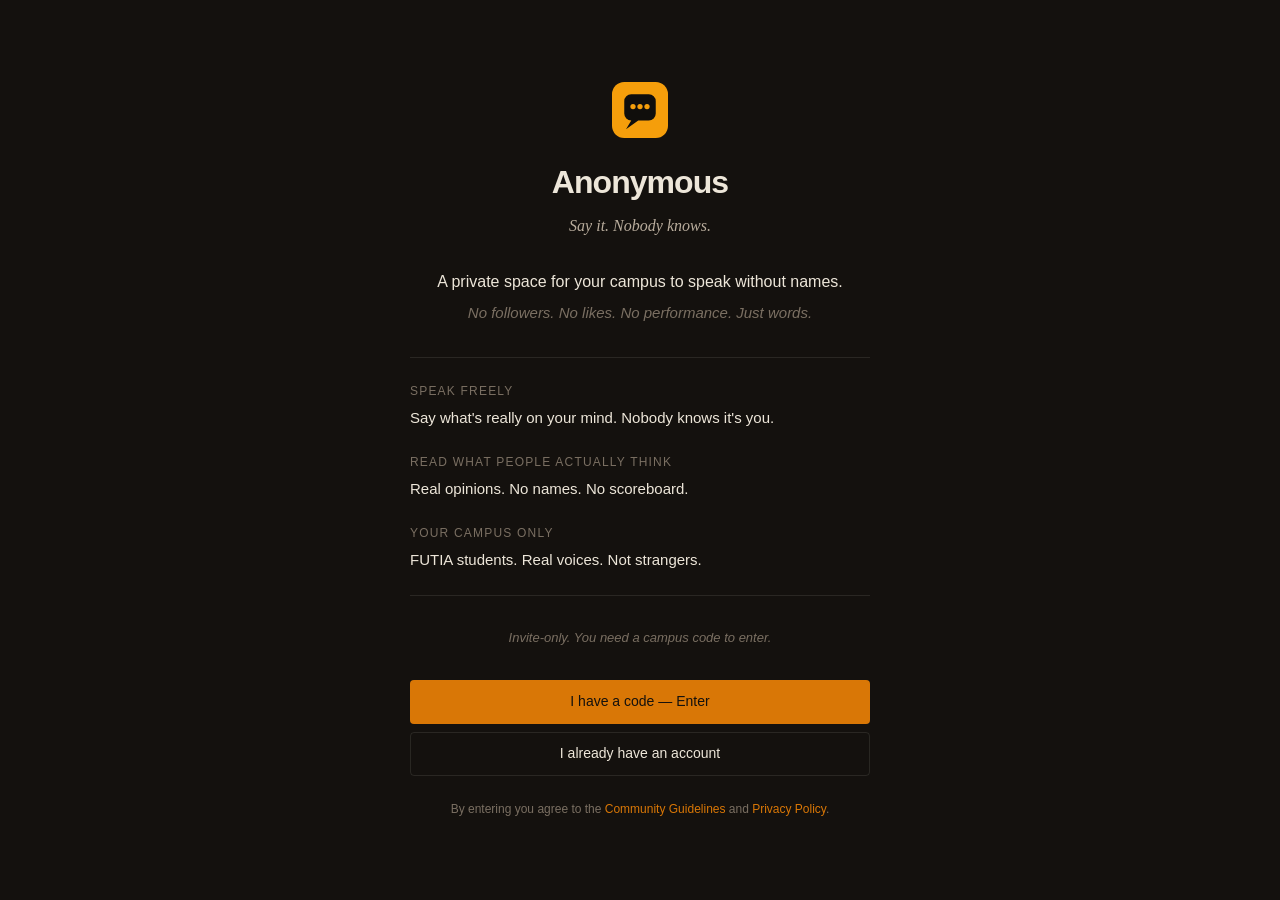
<file: index.html>
<!doctype html>
<html lang="en">
<head>
  <meta charset="utf-8">
  <meta name="viewport" content="width=device-width, initial-scale=1, viewport-fit=cover">
  <meta name="theme-color" content="#100E0C">
  <meta name="color-scheme" content="dark">
  <meta name="robots" content="noindex, nofollow">
  <title>Anonymous — Say it. Nobody knows.</title>
  <meta name="description" content="Your campus. No names.">
  <meta property="og:title" content="Anonymous">
  <meta property="og:description" content="Say it. Nobody knows.">
  <meta property="og:type" content="website">
  <meta name="twitter:card" content="summary">
  <link rel="icon" href="/favicon.svg" type="image/svg+xml">
  <link rel="apple-touch-icon" href="/apple-touch-icon.png">
  <link rel="manifest" href="/manifest.webmanifest">
  <link rel="stylesheet" href="/css/style.css">
</head>
<body>

<svg xmlns="http://www.w3.org/2000/svg" style="display:none" aria-hidden="true">
  <symbol id="i-home" viewBox="0 0 24 24" fill="none" stroke="currentColor" stroke-width="2" stroke-linecap="round" stroke-linejoin="round"><path d="m3 9 9-7 9 7v11a2 2 0 0 1-2 2H5a2 2 0 0 1-2-2z"/><polyline points="9 22 9 12 15 12 15 22"/></symbol>
  <symbol id="i-bell" viewBox="0 0 24 24" fill="none" stroke="currentColor" stroke-width="2" stroke-linecap="round" stroke-linejoin="round"><path d="M6 8a6 6 0 0 1 12 0c0 7 3 9 3 9H3s3-2 3-9"/><path d="M10.3 21a1.94 1.94 0 0 0 3.4 0"/></symbol>
  <symbol id="i-plus" viewBox="0 0 24 24" fill="none" stroke="currentColor" stroke-width="2" stroke-linecap="round" stroke-linejoin="round"><path d="M5 12h14"/><path d="M12 5v14"/></symbol>
  <symbol id="i-compass" viewBox="0 0 24 24" fill="none" stroke="currentColor" stroke-width="2" stroke-linecap="round" stroke-linejoin="round"><circle cx="12" cy="12" r="10"/><polygon points="16.24 7.76 14.12 14.12 7.76 16.24 9.88 9.88 16.24 7.76"/></symbol>
  <symbol id="i-user" viewBox="0 0 24 24" fill="none" stroke="currentColor" stroke-width="2" stroke-linecap="round" stroke-linejoin="round"><path d="M19 21v-2a4 4 0 0 0-4-4H9a4 4 0 0 0-4 4v2"/><circle cx="12" cy="7" r="4"/></symbol>
  <symbol id="i-heart" viewBox="0 0 24 24" fill="none" stroke="currentColor" stroke-width="2" stroke-linecap="round" stroke-linejoin="round"><path d="M19 14c1.49-1.46 3-3.21 3-5.5A5.5 5.5 0 0 0 16.5 3c-1.76 0-3 .5-4.5 2-1.5-1.5-2.74-2-4.5-2A5.5 5.5 0 0 0 2 8.5c0 2.3 1.5 4.05 3 5.5l7 7Z"/></symbol>
  <symbol id="i-message" viewBox="0 0 24 24" fill="none" stroke="currentColor" stroke-width="2" stroke-linecap="round" stroke-linejoin="round"><path d="M7.9 20A9 9 0 1 0 4 16.1L2 22Z"/></symbol>
  <symbol id="i-share" viewBox="0 0 24 24" fill="none" stroke="currentColor" stroke-width="2" stroke-linecap="round" stroke-linejoin="round"><circle cx="18" cy="5" r="3"/><circle cx="6" cy="12" r="3"/><circle cx="18" cy="19" r="3"/><line x1="8.59" x2="15.42" y1="13.51" y2="17.49"/><line x1="15.41" x2="8.59" y1="6.51" y2="10.49"/></symbol>
  <symbol id="i-more" viewBox="0 0 24 24" fill="none" stroke="currentColor" stroke-width="2" stroke-linecap="round" stroke-linejoin="round"><circle cx="12" cy="12" r="1"/><circle cx="19" cy="12" r="1"/><circle cx="5" cy="12" r="1"/></symbol>
  <symbol id="i-x" viewBox="0 0 24 24" fill="none" stroke="currentColor" stroke-width="2" stroke-linecap="round" stroke-linejoin="round"><path d="M18 6 6 18"/><path d="m6 6 12 12"/></symbol>
  <symbol id="i-eye" viewBox="0 0 24 24" fill="none" stroke="currentColor" stroke-width="2" stroke-linecap="round" stroke-linejoin="round"><path d="M2.06 12.35a1 1 0 0 1 0-.7 10.75 10.75 0 0 1 19.88 0 1 1 0 0 1 0 .7 10.75 10.75 0 0 1-19.88 0"/><circle cx="12" cy="12" r="3"/></symbol>
  <symbol id="i-eye-off" viewBox="0 0 24 24" fill="none" stroke="currentColor" stroke-width="2" stroke-linecap="round" stroke-linejoin="round"><path d="M10.73 5.08a10.74 10.74 0 0 1 11.21 6.57 1 1 0 0 1 0 .7 10.75 10.75 0 0 1-1.45 2.49"/><path d="M14.08 14.16a3 3 0 0 1-4.24-4.24"/><path d="M17.48 17.5a10.75 10.75 0 0 1-15.42-5.15 1 1 0 0 1 0-.7 10.75 10.75 0 0 1 4.45-5.14"/><path d="m2 2 20 20"/></symbol>
  <symbol id="i-refresh" viewBox="0 0 24 24" fill="none" stroke="currentColor" stroke-width="2" stroke-linecap="round" stroke-linejoin="round"><path d="M3 12a9 9 0 0 1 9-9 9.75 9.75 0 0 1 6.74 2.74L21 8"/><path d="M21 3v5h-5"/><path d="M21 12a9 9 0 0 1-9 9 9.75 9.75 0 0 1-6.74-2.74L3 16"/><path d="M8 16H3v5"/></symbol>
  <symbol id="i-chevron-right" viewBox="0 0 24 24" fill="none" stroke="currentColor" stroke-width="2" stroke-linecap="round" stroke-linejoin="round"><path d="m9 18 6-6-6-6"/></symbol>
  <symbol id="i-chevron-down" viewBox="0 0 24 24" fill="none" stroke="currentColor" stroke-width="2" stroke-linecap="round" stroke-linejoin="round"><path d="m6 9 6 6 6-6"/></symbol>
  <symbol id="i-alert" viewBox="0 0 24 24" fill="none" stroke="currentColor" stroke-width="2" stroke-linecap="round" stroke-linejoin="round"><path d="m21.73 18-8-14a2 2 0 0 0-3.48 0l-8 14A2 2 0 0 0 4 21h16a2 2 0 0 0 1.73-3"/><path d="M12 9v4"/><path d="M12 17h.01"/></symbol>
  <symbol id="i-arrow-left" viewBox="0 0 24 24" fill="none" stroke="currentColor" stroke-width="2" stroke-linecap="round" stroke-linejoin="round"><path d="m12 19-7-7 7-7"/><path d="M19 12H5"/></symbol>
  <symbol id="i-arrow-up" viewBox="0 0 24 24" fill="none" stroke="currentColor" stroke-width="2" stroke-linecap="round" stroke-linejoin="round"><path d="m5 12 7-7 7 7"/><path d="M12 19V5"/></symbol>
  <symbol id="i-check" viewBox="0 0 24 24" fill="none" stroke="currentColor" stroke-width="2" stroke-linecap="round" stroke-linejoin="round"><path d="M20 6 9 17l-5-5"/></symbol>
  <symbol id="i-logout" viewBox="0 0 24 24" fill="none" stroke="currentColor" stroke-width="2" stroke-linecap="round" stroke-linejoin="round"><path d="M9 21H5a2 2 0 0 1-2-2V5a2 2 0 0 1 2-2h4"/><polyline points="16 17 21 12 16 7"/><line x1="21" x2="9" y1="12" y2="12"/></symbol>
  <symbol id="i-trash" viewBox="0 0 24 24" fill="none" stroke="currentColor" stroke-width="2" stroke-linecap="round" stroke-linejoin="round"><path d="M3 6h18"/><path d="M19 6v14c0 1-1 2-2 2H7c-1 0-2-1-2-2V6"/><path d="M8 6V4c0-1 1-2 2-2h4c1 0 2 1 2 2v2"/></symbol>
  <symbol id="i-flag" viewBox="0 0 24 24" fill="none" stroke="currentColor" stroke-width="2" stroke-linecap="round" stroke-linejoin="round"><path d="M4 15s1-1 4-1 5 2 8 2 4-1 4-1V3s-1 1-4 1-5-2-8-2-4 1-4 1z"/><line x1="4" x2="4" y1="22" y2="15"/></symbol>
  <symbol id="i-megaphone" viewBox="0 0 24 24" fill="none" stroke="currentColor" stroke-width="2" stroke-linecap="round" stroke-linejoin="round"><path d="m3 11 18-5v12L3 14v-3z"/><path d="M11.6 16.8a3 3 0 1 1-5.8-1.6"/></symbol>
  <symbol id="i-flame" viewBox="0 0 24 24" fill="none" stroke="currentColor" stroke-width="2" stroke-linecap="round" stroke-linejoin="round"><path d="M8.5 14.5A2.5 2.5 0 0 0 11 12c0-1.38-.5-2-1-3-1.072-2.143-.224-4.054 2-6 .5 2.5 2 4.9 4 6.5 2 1.6 3 3.5 3 5.5a7 7 0 1 1-14 0c0-1.153.433-2.294 1-3a2.5 2.5 0 0 0 2.5 2.5z"/></symbol>
  <symbol id="i-whatsapp" viewBox="0 0 24 24" fill="currentColor"><path d="M17.472 14.382c-.297-.149-1.758-.867-2.03-.967-.273-.099-.471-.148-.67.15-.197.297-.767.966-.94 1.164-.173.199-.347.223-.644.075-.297-.15-1.255-.463-2.39-1.475-.883-.788-1.48-1.761-1.653-2.059-.173-.297-.018-.458.13-.606.134-.133.298-.347.446-.52.149-.174.198-.298.298-.497.099-.198.05-.371-.025-.52-.075-.149-.669-1.612-.916-2.207-.242-.579-.487-.5-.669-.51-.173-.008-.371-.01-.57-.01-.198 0-.52.074-.792.372-.272.297-1.04 1.016-1.04 2.479 0 1.462 1.065 2.875 1.213 3.074.149.198 2.096 3.2 5.077 4.487.71.306 1.261.489 1.693.626.712.226 1.36.194 1.872.118.571-.085 1.758-.719 2.006-1.413.248-.694.248-1.289.173-1.413-.074-.124-.272-.198-.57-.347m-5.421 7.403h-.004a9.87 9.87 0 01-5.031-1.378l-.361-.214-3.741.982.998-3.648-.235-.374a9.86 9.86 0 01-1.51-5.26c.001-5.45 4.436-9.884 9.888-9.884 2.64 0 5.122 1.03 6.988 2.898a9.825 9.825 0 012.893 6.994c-.003 5.45-4.437 9.884-9.885 9.884m8.413-18.297A11.815 11.815 0 0012.05 0C5.495 0 .16 5.335.157 11.892c0 2.096.547 4.142 1.588 5.945L.057 24l6.305-1.654a11.882 11.882 0 005.683 1.448h.005c6.554 0 11.89-5.335 11.893-11.893a11.821 11.821 0 00-3.48-8.413z"/></symbol>
  <symbol id="i-sparkles" viewBox="0 0 24 24" fill="none" stroke="currentColor" stroke-width="2" stroke-linecap="round" stroke-linejoin="round"><path d="M9.937 15.5A2 2 0 0 0 8.5 14.063l-6.135-1.582a.5.5 0 0 1 0-.962L8.5 9.936A2 2 0 0 0 9.937 8.5l1.582-6.135a.5.5 0 0 1 .963 0L14.063 8.5A2 2 0 0 0 15.5 9.937l6.135 1.581a.5.5 0 0 1 0 .964L15.5 14.063a2 2 0 0 0-1.437 1.437l-1.582 6.135a.5.5 0 0 1-.963 0z"/><path d="M20 3v4"/><path d="M22 5h-4"/><path d="M4 17v2"/><path d="M5 18H3"/></symbol>
  <symbol id="i-trending-up" viewBox="0 0 24 24" fill="none" stroke="currentColor" stroke-width="2" stroke-linecap="round" stroke-linejoin="round"><polyline points="22 7 13.5 15.5 8.5 10.5 2 17"/><polyline points="16 7 22 7 22 13"/></symbol>
  <symbol id="i-award" viewBox="0 0 24 24" fill="none" stroke="currentColor" stroke-width="2" stroke-linecap="round" stroke-linejoin="round"><path d="m15.477 12.89 1.515 8.526a.5.5 0 0 1-.81.47l-3.58-2.687a1 1 0 0 0-1.197 0l-3.586 2.686a.5.5 0 0 1-.81-.469l1.514-8.526"/><circle cx="12" cy="8" r="6"/></symbol>
  <symbol id="i-target" viewBox="0 0 24 24" fill="none" stroke="currentColor" stroke-width="2" stroke-linecap="round" stroke-linejoin="round"><circle cx="12" cy="12" r="10"/><circle cx="12" cy="12" r="6"/><circle cx="12" cy="12" r="2"/></symbol>
  <symbol id="i-settings" viewBox="0 0 24 24" fill="none" stroke="currentColor" stroke-width="2" stroke-linecap="round" stroke-linejoin="round"><path d="M12.22 2h-.44a2 2 0 0 0-2 2v.18a2 2 0 0 1-1 1.73l-.43.25a2 2 0 0 1-2 0l-.15-.08a2 2 0 0 0-2.73.73l-.22.38a2 2 0 0 0 .73 2.73l.15.1a2 2 0 0 1 1 1.72v.51a2 2 0 0 1-1 1.74l-.15.09a2 2 0 0 0-.73 2.73l.22.38a2 2 0 0 0 2.73.73l.15-.08a2 2 0 0 1 2 0l.43.25a2 2 0 0 1 1 1.73V20a2 2 0 0 0 2 2h.44a2 2 0 0 0 2-2v-.18a2 2 0 0 1 1-1.73l.43-.25a2 2 0 0 1 2 0l.15.08a2 2 0 0 0 2.73-.73l.22-.39a2 2 0 0 0-.73-2.73l-.15-.08a2 2 0 0 1-1-1.74v-.5a2 2 0 0 1 1-1.74l.15-.09a2 2 0 0 0 .73-2.73l-.22-.38a2 2 0 0 0-2.73-.73l-.15.08a2 2 0 0 1-2 0l-.43-.25a2 2 0 0 1-1-1.73V4a2 2 0 0 0-2-2z"/><circle cx="12" cy="12" r="3"/></symbol>
  <symbol id="i-camera" viewBox="0 0 24 24" fill="none" stroke="currentColor" stroke-width="2" stroke-linecap="round" stroke-linejoin="round"><path d="M14.5 4h-5L7 7H4a2 2 0 0 0-2 2v9a2 2 0 0 0 2 2h16a2 2 0 0 0 2-2V9a2 2 0 0 0-2-2h-3l-2.5-3z"/><circle cx="12" cy="13" r="3"/></symbol>
  <symbol id="i-image" viewBox="0 0 24 24" fill="none" stroke="currentColor" stroke-width="2" stroke-linecap="round" stroke-linejoin="round"><rect width="18" height="18" x="3" y="3" rx="2" ry="2"/><circle cx="9" cy="9" r="2"/><path d="m21 15-3.086-3.086a2 2 0 0 0-2.828 0L6 21"/></symbol>
  <symbol id="i-users" viewBox="0 0 24 24" fill="none" stroke="currentColor" stroke-width="2" stroke-linecap="round" stroke-linejoin="round"><path d="M16 21v-2a4 4 0 0 0-4-4H6a4 4 0 0 0-4 4v2"/><circle cx="9" cy="7" r="4"/><path d="M22 21v-2a4 4 0 0 0-3-3.87"/><path d="M16 3.13a4 4 0 0 1 0 7.75"/></symbol>
  <symbol id="i-copy" viewBox="0 0 24 24" fill="none" stroke="currentColor" stroke-width="2" stroke-linecap="round" stroke-linejoin="round"><rect width="14" height="14" x="8" y="8" rx="2" ry="2"/><path d="M4 16c-1.1 0-2-.9-2-2V4c0-1.1.9-2 2-2h10c1.1 0 2 .9 2 2"/></symbol>
  <symbol id="i-inbox" viewBox="0 0 24 24" fill="none" stroke="currentColor" stroke-width="2" stroke-linecap="round" stroke-linejoin="round"><polyline points="22 12 16 12 14 15 10 15 8 12 2 12"/><path d="M5.45 5.11 2 12v6a2 2 0 0 0 2 2h16a2 2 0 0 0 2-2v-6l-3.45-6.89A2 2 0 0 0 16.76 4H7.24a2 2 0 0 0-1.79 1.11z"/></symbol>

  <symbol id="sh-circle" viewBox="0 0 24 24" fill="currentColor"><circle cx="12" cy="12" r="7"/></symbol>
  <symbol id="sh-triangle" viewBox="0 0 24 24" fill="currentColor"><path d="M12 5 L20 19 L4 19 Z"/></symbol>
  <symbol id="sh-diamond" viewBox="0 0 24 24" fill="currentColor"><path d="M12 4 L20 12 L12 20 L4 12 Z"/></symbol>
  <symbol id="sh-square" viewBox="0 0 24 24" fill="currentColor"><rect x="6" y="6" width="12" height="12" rx="2"/></symbol>
  <symbol id="sh-pentagon" viewBox="0 0 24 24" fill="currentColor"><path d="M12 4 L20 10 L17 19 L7 19 L4 10 Z"/></symbol>
  <symbol id="sh-hexagon" viewBox="0 0 24 24" fill="currentColor"><path d="M8 5 L16 5 L20 12 L16 19 L8 19 L4 12 Z"/></symbol>
  <symbol id="sh-star" viewBox="0 0 24 24" fill="currentColor"><path d="M12 4 L14.4 10.2 L21 10.5 L16 14.5 L17.7 21 L12 17.5 L6.3 21 L8 14.5 L3 10.5 L9.6 10.2 Z"/></symbol>
  <symbol id="sh-moon" viewBox="0 0 24 24" fill="currentColor"><path d="M16 6 A8 8 0 1 0 16 18 A6 6 0 1 1 16 6 Z"/></symbol>
</svg>

<div id="app" class="app-shell">
  <header class="app-header">
    <a class="brand" href="/">
      <span class="brand__dot" aria-hidden="true"></span>
      <span class="brand__name">Anonymous</span>
    </a>
    <button class="btn btn--ghost btn--sm" data-action="join" type="button" id="header-join">Join</button>
  </header>

  <main id="view-root" class="view-root"></main>

  <nav class="bottom-nav" aria-label="Primary">
    <a class="bottom-nav__item" href="/" data-route="home">
      <svg class="icon icon--24"><use href="#i-home"/></svg><span>Home</span>
    </a>
    <a class="bottom-nav__item" href="/activity" data-route="activity">
      <svg class="icon icon--24"><use href="#i-bell"/></svg><span>Activity</span>
      <span class="bottom-nav__badge" id="nav-badge" hidden></span>
    </a>
    <button class="bottom-nav__compose" aria-label="Compose" data-action="compose" type="button">
      <svg class="icon icon--24"><use href="#i-plus"/></svg>
    </button>
    <a class="bottom-nav__item" href="/discover" data-route="discover">
      <svg class="icon icon--24"><use href="#i-compass"/></svg><span>Discover</span>
    </a>
    <a class="bottom-nav__item" href="/me" data-route="me">
      <svg class="icon icon--24"><use href="#i-user"/></svg><span>Me</span>
    </a>
  </nav>
</div>

<!-- TEMPLATES -->

<template id="tpl-landing">
  <div class="landing">
    <div class="landing__hero">
      <div class="landing__logo" aria-hidden="true">
        <svg viewBox="0 0 64 64"><rect width="64" height="64" rx="14" fill="#F59E0B"/><path d="M22 14L42 14A8 8 0 0 1 50 22L50 36A8 8 0 0 1 42 44L30 44L16 54L22 44A8 8 0 0 1 14 36L14 22A8 8 0 0 1 22 14Z" fill="#100E0C"/><circle cx="24" cy="28" r="3" fill="#F59E0B"/><circle cx="32" cy="28" r="3" fill="#F59E0B"/><circle cx="40" cy="28" r="3" fill="#F59E0B"/></svg>
      </div>
      <h1 class="landing__title">Anonymous</h1>
      <p class="landing__tagline">Say it. Nobody knows.</p>
    </div>

    <div class="landing__body">
      <p class="landing__intro">A private space for your campus to speak without names.</p>
      <p class="landing__intro-sub">No followers. No likes. No performance. Just words.</p>

      <div class="landing__benefits">
        <div class="landing__benefit">
          <span class="landing__benefit-icon"><svg class="icon icon--20"><use href="#i-message"/></svg></span>
          <div>
            <strong>Speak freely</strong>
            <p>Say what's really on your mind. Nobody knows it's you.</p>
          </div>
        </div>
        <div class="landing__benefit">
          <span class="landing__benefit-icon"><svg class="icon icon--20"><use href="#i-eye-off"/></svg></span>
          <div>
            <strong>Read what people actually think</strong>
            <p>Real opinions. No names. No scoreboard.</p>
          </div>
        </div>
        <div class="landing__benefit">
          <span class="landing__benefit-icon"><svg class="icon icon--20"><use href="#i-users"/></svg></span>
          <div>
            <strong>Your campus only</strong>
            <p>FUTIA students. Real voices. Not strangers.</p>
          </div>
        </div>
      </div>

      <p class="landing__note">Invite-only. You need a campus code to enter.</p>
    </div>

    <div class="landing__cta">
      <button class="btn btn--primary btn--block" data-action="join" type="button">I have a code — Enter</button>
      <button class="btn btn--ghost btn--block" data-action="login" type="button">I already have an account</button>
    </div>

    <p class="landing__footer">
      By entering you agree to the <a href="/guidelines" target="_blank" rel="noopener">Community Guidelines</a> and <a href="/privacy" target="_blank" rel="noopener">Privacy Policy</a>.
    </p>
  </div>
</template>

<template id="tpl-feed-screen">
  <div class="screen screen--feed">
    <section class="pin-banner">
      <span class="pin-banner__label">Today</span>
      <p class="pin-banner__text">What are you curious about that you can't say it public say it here...</p>
    </section>
    <div class="feed-list" data-role="feed"></div>
    <div data-role="sentinel" style="height:1px"></div>
  </div>
</template>

<template id="tpl-post-card">
  <article class="post-card" data-post-id="">
    <p class="post-card__body"></p>
    <div class="post-media" data-role="media"></div>
    <footer class="post-card__alias-row">
      <div class="post-card__meta">
        <span class="post-card__alias"></span>
        <span class="post-card__dot">·</span>
        <span class="post-card__time"></span>
        <span class="post-card__category" hidden></span>
      </div>
      <div class="post-card__actions">
        <button class="post-card__action post-card__action--heat" data-action="heat" aria-label="Heat">
          <svg class="icon icon--18"><use href="#i-flame"/></svg>
          <span class="post-card__heat-count" hidden>0</span>
        </button>
        <button class="post-card__action" data-action="open" aria-label="Comments">
          <svg class="icon icon--18"><use href="#i-message"/></svg>
          <span class="post-card__count" hidden>0</span>
        </button>
        <button class="post-card__action" data-action="share" aria-label="Share">
          <svg class="icon icon--18"><use href="#i-share"/></svg>
        </button>
      </div>
      <button class="post-card__menu" data-action="more" aria-label="More options">
        <svg class="icon icon--18"><use href="#i-more"/></svg>
      </button>
    </footer>
  </article>
</template>

<template id="tpl-poll-card">
  <article class="post-card post-card--poll" data-post-id="">
    <p class="post-card__body"></p>
    <div class="post-media" data-role="media"></div>
    <div class="poll" data-role="poll"></div>
    <footer class="post-card__alias-row">
      <div class="post-card__meta">
        <span class="post-card__alias"></span>
        <span class="post-card__dot">·</span>
        <span class="post-card__time"></span>
        <span class="post-card__category" hidden></span>
      </div>
      <div class="post-card__actions">
        <button class="post-card__action post-card__action--heat" data-action="heat" aria-label="Heat">
          <svg class="icon icon--18"><use href="#i-flame"/></svg>
          <span class="post-card__heat-count" hidden>0</span>
        </button>
        <button class="post-card__action" data-action="open" aria-label="Comments">
          <svg class="icon icon--18"><use href="#i-message"/></svg>
          <span class="post-card__count" hidden>0</span>
        </button>
        <button class="post-card__action" data-action="share" aria-label="Share">
          <svg class="icon icon--18"><use href="#i-share"/></svg>
        </button>
      </div>
      <button class="post-card__menu" data-action="more" aria-label="More options">
        <svg class="icon icon--18"><use href="#i-more"/></svg>
      </button>
    </footer>
  </article>
</template>

<template id="tpl-poll-option-vote">
  <button class="poll-option poll-option--vote" type="button">
    <span class="poll-option__radio"></span>
    <span class="poll-option__label"></span>
  </button>
</template>

<template id="tpl-poll-option-result">
  <div class="poll-option poll-option--result">
    <span class="poll-option__fill"></span>
    <span class="poll-option__label"></span>
    <span class="poll-option__percent"></span>
  </div>
</template>

<template id="tpl-poll-option-input">
  <div class="poll-editor__row">
    <input class="poll-editor__input" type="text" maxlength="80" placeholder="">
    <button class="poll-editor__remove" type="button" aria-label="Remove">
      <svg class="icon icon--18"><use href="#i-x"/></svg>
    </button>
  </div>
</template>

<template id="tpl-photo-picker">
  <div class="photo-picker">
    <button class="photo-picker__add" data-action="pick-photo" type="button">
      <svg class="icon icon--24"><use href="#i-camera"/></svg>
      <span class="photo-picker__label">Add photo</span>
      <span class="photo-picker__count" data-role="photo-count">0/2</span>
    </button>
    <input type="file" accept="image/*" data-role="file-input" hidden>
    <div class="photo-picker__previews" data-role="previews"></div>
  </div>
</template>

<template id="tpl-photo-preview">
  <div class="photo-preview">
    <img class="photo-preview__img" alt="">
    <button class="photo-preview__remove" data-action="remove-photo" type="button" aria-label="Remove">
      <svg class="icon icon--18"><use href="#i-x"/></svg>
    </button>
  </div>
</template>

<template id="tpl-post-media">
  <div class="post-media" data-role="media"></div>
</template>

<template id="tpl-post-media-item">
  <button class="post-media__item" type="button">
    <img class="post-media__img" alt="">
    <span class="post-media__watermark"></span>
  </button>
</template>

<template id="tpl-photo-lightbox">
  <div class="photo-lightbox">
    <button class="photo-lightbox__close" data-action="close" type="button" aria-label="Close">
      <svg class="icon icon--24"><use href="#i-x"/></svg>
    </button>
    <button class="photo-lightbox__nav photo-lightbox__nav--prev" data-action="prev" type="button" aria-label="Previous">
      <svg class="icon icon--24"><use href="#i-chevron-right"/></svg>
    </button>
    <button class="photo-lightbox__nav photo-lightbox__nav--next" data-action="next" type="button" aria-label="Next">
      <svg class="icon icon--24"><use href="#i-chevron-right"/></svg>
    </button>
    <img class="photo-lightbox__img" alt="">
    <span class="photo-lightbox__watermark"></span>
  </div>
</template>

<template id="tpl-post-detail">
  <div class="screen screen--post">
    <div class="screen__header">
      <button class="btn btn--ghost btn--icon" data-action="back" aria-label="Back">
        <svg class="icon icon--24"><use href="#i-arrow-left"/></svg>
      </button>
    </div>
    <div data-role="post"></div>
    <section class="comments">
      <h2 class="comments__heading" data-role="comments-heading">Comments</h2>
      <div class="comments__list" data-role="comments"></div>
    </section>
    <form class="reply-bar" data-role="reply-form">
      <input class="reply-bar__input" type="text" placeholder="Reply anonymously…" maxlength="300" data-role="reply-input">
      <button class="reply-bar__send btn btn--primary btn--icon" type="submit" aria-label="Send">
        <svg class="icon icon--20"><use href="#i-arrow-left"/></svg>
      </button>
    </form>
  </div>
</template>

<template id="tpl-comment">
  <article class="comment">
    <p class="comment__body"></p>
    <header class="comment__header">
      <span class="comment__alias"></span>
      <span class="comment__dot">·</span>
      <span class="comment__time"></span>
      <button class="comment__reply" data-action="reply" type="button">Reply</button>
      <button class="comment__more" data-action="comment-more" type="button" aria-label="More">
        <svg class="icon icon--14"><use href="#i-more"/></svg>
      </button>
    </header>
    <div class="comment__replies" data-role="replies"></div>
  </article>
</template>

<template id="tpl-comment-more-sheet">
  <div class="sheet" role="dialog" aria-modal="true">
    <div class="sheet__handle"></div>
    <div class="sheet__body sheet__body--menu">
      <button class="sheet__menu-item sheet__menu-item--danger" data-action="delete-comment">
        <svg class="icon icon--20"><use href="#i-trash"/></svg>
        <span>Delete comment</span>
      </button>
      <button class="sheet__menu-item" data-action="cancel">
        <svg class="icon icon--20"><use href="#i-x"/></svg>
        <span>Cancel</span>
      </button>
    </div>
  </div>
</template>

<template id="tpl-compose">
  <div class="compose">
    <header class="compose__header">
      <button class="btn btn--ghost btn--icon" data-action="close" aria-label="Close">
        <svg class="icon icon--24"><use href="#i-x"/></svg>
      </button>
      <button class="btn btn--primary btn--sm" data-action="submit" disabled>Post</button>
    </header>
    <div class="compose__tabs">
      <button type="button" class="compose__tab is-active" data-mode="text">Text</button>
      <button type="button" class="compose__tab" data-mode="poll">Poll</button>
    </div>
    <div class="compose__body" data-role="text-mode">
      <textarea class="compose__textarea" placeholder="What's on your mind?" maxlength="300" rows="8" data-role="textarea"></textarea>
      <div class="compose__counter"><span data-role="counter">0</span>/300</div>
      <div data-role="photo-picker-slot"></div>
    </div>
    <div class="compose__body" data-role="poll-mode" hidden>
      <textarea class="compose__textarea compose__textarea--question" placeholder="Ask a question…" maxlength="300" rows="2" data-role="question"></textarea>
      <div class="compose__counter"><span data-role="q-counter">0</span>/300</div>
      <div class="poll-editor" data-role="options"></div>
      <button type="button" class="btn btn--ghost btn--sm poll-editor__add" data-action="add-option">
        <svg class="icon icon--14"><use href="#i-plus"/></svg>
        Add option
      </button>
    </div>
    <div class="compose__chips" data-role="chips">
      <button type="button" class="chip" data-cat="Confession">#Confession</button>
      <button type="button" class="chip" data-cat="Question">#Question</button>
      <button type="button" class="chip" data-cat="CampusLife">#CampusLife</button>
      <button type="button" class="chip" data-cat="Rant">#Rant</button>
      <button type="button" class="chip" data-cat="Wholesome">#Wholesome</button>
    </div>
    <label class="checkbox compose__shareable" data-role="shareable-wrap">
      <input type="checkbox" checked data-role="shareable">
      <span>Allow link previews</span>
    </label>
    <p class="compose__footnote">Posting means you've read the <a href="/guidelines" target="_blank" rel="noopener">Community Guidelines</a>.</p>
  </div>
</template>

<template id="tpl-activity">
  <div class="screen screen--activity">
    <header class="page-header"><h1 class="page-header__title">Activity</h1></header>
    <ul class="activity-list" data-role="list"></ul>
    <div class="activity-mark-read" data-role="mark-read-bar" hidden>
      <button class="btn btn--primary btn--block" data-action="mark-read" type="button">
        Mark all as read · <span data-role="unread-count">0</span>
      </button>
    </div>
  </div>
</template>

<template id="tpl-activity-item">
  <li class="activity-item">
    <span class="activity-item__icon">
      <svg class="icon icon--20"><use href="#i-message"/></svg>
    </span>
    <div class="activity-item__body">
      <p class="activity-item__title"></p>
      <p class="activity-item__excerpt"></p>
      <span class="activity-item__time"></span>
      <button class="activity-item__reply-btn" data-action="reply-back" type="button">
        <svg class="icon icon--14"><use href="#i-arrow-left"/></svg>
        Reply back
      </button>
    </div>
  </li>
</template>

<template id="tpl-me">
  <div class="screen screen--me">
    <header class="page-header"><h1 class="page-header__title">You</h1></header>

    <section class="me-screen__identity">
      <h2 class="me-screen__alias" data-role="alias"></h2>
      <button class="btn btn--ghost btn--sm" data-action="rename" data-role="rename">
        <svg class="icon icon--18"><use href="#i-refresh"/></svg>
        Change alias
      </button>
    </section>

    <section class="me-screen__posts">
      <h3 class="me-section-title">
        <svg class="icon icon--14"><use href="#i-message"/></svg>
        Your posts
      </h3>
      <ul class="me-posts-list" data-role="my-posts-list" hidden></ul>
      <p class="me-posts-empty" data-role="my-posts-empty" hidden>Nothing yet.</p>
    </section>

    <details class="me-settings">
      <summary class="me-settings__summary">
        <svg class="icon icon--18"><use href="#i-settings"/></svg>
        <span>Settings</span>
        <svg class="icon icon--18 me-settings__chevron"><use href="#i-chevron-down"/></svg>
      </summary>
      <ul class="me-screen__list">
        <li><a class="me-screen__item" href="/faq"><span>FAQ</span><svg class="icon icon--18"><use href="#i-chevron-right"/></svg></a></li>
        <li><a class="me-screen__item" href="/guidelines"><span>Community Guidelines</span><svg class="icon icon--18"><use href="#i-chevron-right"/></svg></a></li>
        <li><a class="me-screen__item" href="/privacy"><span>Privacy Policy</span><svg class="icon icon--18"><use href="#i-chevron-right"/></svg></a></li>
        <li><button class="me-screen__item" data-action="notifications"><span>Notifications</span><span data-role="notif-state">Off</span></button></li>
        <li><button class="me-screen__item" data-action="logout"><span>Log out</span><svg class="icon icon--18"><use href="#i-logout"/></svg></button></li>
        <li><button class="me-screen__item me-screen__item--danger" data-action="delete"><span>Delete account</span><svg class="icon icon--18"><use href="#i-trash"/></svg></button></li>
      </ul>
    </details>

    <p class="me-screen__version">v0.4</p>
  </div>
</template>

<template id="tpl-me-post-row">
  <li class="me-post-row" data-post-id="">
    <p class="me-post-row__content"></p>
    <div class="me-post-row__meta">
      <span class="me-post-row__time"></span>
      <span class="me-post-row__reach-label">👁</span>
      <span class="me-post-row__reach">0</span>
    </div>
  </li>
</template>

<template id="tpl-discover">
  <div class="screen screen--discover">
    <header class="page-header"><h1 class="page-header__title">Discover</h1></header>
    <div class="compose__chips" data-role="chips">
      <button type="button" class="chip chip--active" data-cat="">All</button>
      <button type="button" class="chip" data-cat="Confession">#Confession</button>
      <button type="button" class="chip" data-cat="Question">#Question</button>
      <button type="button" class="chip" data-cat="CampusLife">#CampusLife</button>
      <button type="button" class="chip" data-cat="Rant">#Rant</button>
      <button type="button" class="chip" data-cat="Wholesome">#Wholesome</button>
    </div>
    <div class="feed-list" data-role="feed"></div>
  </div>
</template>

<template id="tpl-faq">
  <div class="screen screen--page">
    <header class="page-header">
      <button class="btn btn--ghost btn--icon" data-action="back" aria-label="Back">
        <svg class="icon icon--24"><use href="#i-arrow-left"/></svg>
      </button>
      <h1 class="page-header__title">FAQ</h1>
    </header>
    <div class="page-body">
      <h2>What is Anonymous?</h2>
      <p>A private space for your campus to post and reply without names. Nothing you share is tied to your public identity.</p>
      <h2>Is it really anonymous?</h2>
      <p>Yes, to everyone on the platform. You pick an alias when you join, and that's the only thing other people see. The only place your email exists is in our private admin tools, used only for moderation.</p>
      <h2>How do I join?</h2>
      <p>You need the campus code — CAMPUS-ONE. Ask anyone who's already in, or look at your invite card.</p>
      <h2>Can I change my alias?</h2>
      <p>Once per day. Your new alias applies to all your posts and replies.</p>
      <h2>Can I delete my post?</h2>
      <p>Yes. Tap the ⋯ on your own post and choose Delete.</p>
      <h2>Can I delete my comment?</h2>
      <p>Yes. Tap the ⋯ on your own comment and choose Delete. Replies to that comment stay visible.</p>
      <h2>Can I delete my account?</h2>
      <p>Yes. Go to Me → Delete account. Your email and profile are removed, and your posts and replies are shown as [deleted].</p>
      <h2>What isn't allowed?</h2>
      <p>Anything that targets a real person with the intent to harm. See the <a href="/guidelines">Community Guidelines</a>.</p>
      <h2>How do I report something?</h2>
      <p>Tap the ⋯ on any post or comment, then choose Report.</p>
    </div>
  </div>
</template>

<template id="tpl-empty">
  <div class="empty-state">
    <span class="empty-state__icon"><svg class="icon icon--32"><use href="#i-message"/></svg></span>
    <h2 class="empty-state__title">No one has spoken yet</h2>
    <p class="empty-state__text">Be the first voice.</p>
    <button class="btn btn--primary" data-action="compose" type="button">Say something</button>
  </div>
</template>

<template id="tpl-skeleton-card">
  <div class="skeleton-card" aria-hidden="true">
    <span class="skeleton skeleton--line" style="width:95%"></span>
    <span class="skeleton skeleton--line" style="width:80%"></span>
    <span class="skeleton skeleton--line" style="width:60%"></span>
    <div class="skeleton-card__footer">
      <span class="skeleton skeleton--line" style="width:30%"></span>
    </div>
  </div>
</template>

<template id="tpl-signup-sheet">
  <div class="sheet" role="dialog" aria-modal="true">
    <div class="sheet__handle"></div>
    <header class="sheet__header">
      <h2 class="sheet__title">Join Anonymous</h2>
      <p class="sheet__subtitle">Say it. Nobody knows.</p>
    </header>
    <form class="sheet__body" data-role="form">
      <div class="field">
        <label class="field__label" for="su-alias">Pick an alias</label>
        <input class="field__input" id="su-alias" type="text" autocomplete="off" required minlength="2" maxlength="24" data-role="alias" placeholder="Quiet Comet">
      </div>
      <div class="field">
        <label class="field__label" for="su-email">Email</label>
        <input class="field__input" id="su-email" type="email" autocomplete="email" required data-role="email">
      </div>
      <div class="field">
        <label class="field__label" for="su-password">Password</label>
        <div class="field__group">
          <input class="field__input" id="su-password" type="password" autocomplete="new-password" required minlength="8" data-role="password">
          <button type="button" class="field__toggle" aria-label="Show password" data-action="toggle-password">
            <svg class="icon icon--18"><use href="#i-eye"/></svg>
          </button>
        </div>
      </div>
      <div class="field">
        <label class="field__label" for="su-invite">Campus code</label>
        <input class="field__input" id="su-invite" type="text" autocomplete="off" required data-role="invite" placeholder="Invite code">
      </div>
      <label class="checkbox">
        <input type="checkbox" data-role="agree">
        <span>I agree to the <a href="/guidelines" target="_blank" rel="noopener">Community Guidelines</a> and <a href="/privacy" target="_blank" rel="noopener">Privacy Policy</a></span>
      </label>
      <button class="btn btn--primary btn--block" type="submit" disabled data-role="submit">Enter</button>
      <p class="sheet__footnote">Already have one? <a href="#" data-action="switch-login">Log in</a></p>
    </form>
  </div>
</template>

<template id="tpl-login-sheet">
  <div class="sheet" role="dialog" aria-modal="true">
    <div class="sheet__handle"></div>
    <header class="sheet__header">
      <h2 class="sheet__title">Welcome back</h2>
      <p class="sheet__subtitle">Say it. Nobody knows.</p>
    </header>
    <form class="sheet__body" data-role="form">
      <div class="field">
        <label class="field__label" for="li-email">Email</label>
        <input class="field__input" id="li-email" type="email" autocomplete="email" required data-role="email">
      </div>
      <div class="field">
        <label class="field__label" for="li-password">Password</label>
        <div class="field__group">
          <input class="field__input" id="li-password" type="password" autocomplete="current-password" required data-role="password">
          <button type="button" class="field__toggle" aria-label="Show password" data-action="toggle-password">
            <svg class="icon icon--18"><use href="#i-eye"/></svg>
          </button>
        </div>
      </div>
      <button class="btn btn--primary btn--block" type="submit" data-role="submit">Log in</button>
      <p class="sheet__footnote">New here? <a href="#" data-action="switch-signup">Join</a></p>
    </form>
  </div>
</template>

<template id="tpl-more-sheet">
  <div class="sheet" role="dialog" aria-modal="true">
    <div class="sheet__handle"></div>
    <div class="sheet__body sheet__body--menu">
      <button class="sheet__menu-item" data-action="report">
        <svg class="icon icon--20"><use href="#i-flag"/></svg><span>Report</span>
      </button>
      <button class="sheet__menu-item" data-action="share">
        <svg class="icon icon--20"><use href="#i-share"/></svg><span>Share</span>
      </button>
      <button class="sheet__menu-item sheet__menu-item--danger" data-action="delete" hidden>
        <svg class="icon icon--20"><use href="#i-trash"/></svg><span>Delete</span>
      </button>
      <button class="sheet__menu-item" data-action="cancel">
        <svg class="icon icon--20"><use href="#i-x"/></svg><span>Cancel</span>
      </button>
    </div>
  </div>
</template>

<template id="tpl-report-sheet">
  <div class="sheet" role="dialog" aria-modal="true">
    <div class="sheet__handle"></div>
    <header class="sheet__header">
      <h2 class="sheet__title">Report</h2>
      <p class="sheet__subtitle">What's wrong with this?</p>
    </header>
    <div class="sheet__body sheet__body--menu">
      <button class="sheet__menu-item" data-reason="harassment"><span>Harassment</span></button>
      <button class="sheet__menu-item" data-reason="doxxing"><span>Sharing personal info</span></button>
      <button class="sheet__menu-item" data-reason="threat"><span>Threat or violence</span></button>
      <button class="sheet__menu-item" data-reason="spam"><span>Spam</span></button>
      <button class="sheet__menu-item" data-reason="other"><span>Something else</span></button>
      <button class="sheet__menu-item" data-action="cancel"><span>Cancel</span></button>
    </div>
  </div>
</template>

<template id="tpl-rename-sheet">
  <div class="sheet" role="dialog" aria-modal="true">
    <div class="sheet__handle"></div>
    <header class="sheet__header">
      <h2 class="sheet__title">Change your alias</h2>
      <p class="sheet__subtitle">Once per day. Your old posts get renamed too.</p>
    </header>
    <form class="sheet__body" data-role="form">
      <div class="field">
        <label class="field__label" for="rn-alias">New alias</label>
        <input class="field__input" id="rn-alias" type="text" required minlength="2" maxlength="24" autocomplete="off" data-role="alias">
      </div>
      <button class="btn btn--primary btn--block" type="submit" data-role="submit">Save</button>
    </form>
  </div>
</template>

<div id="sheet-root"></div>
<div id="toast-root"></div>

<div id="cookie-banner" class="cookie-banner" hidden>
  <div class="cookie-banner__text">
    Anonymous uses cookies and local storage to keep you signed in and remember your preferences. We don't track you outside the app and we don't sell your data. <a href="/privacy" target="_blank" rel="noopener">Learn more</a>
  </div>
  <button class="cookie-banner__btn" data-action="accept-cookies" type="button">Got it</button>
</div>

<script type="module" src="/js/app.js"></script>
</body>
</html>
</file>
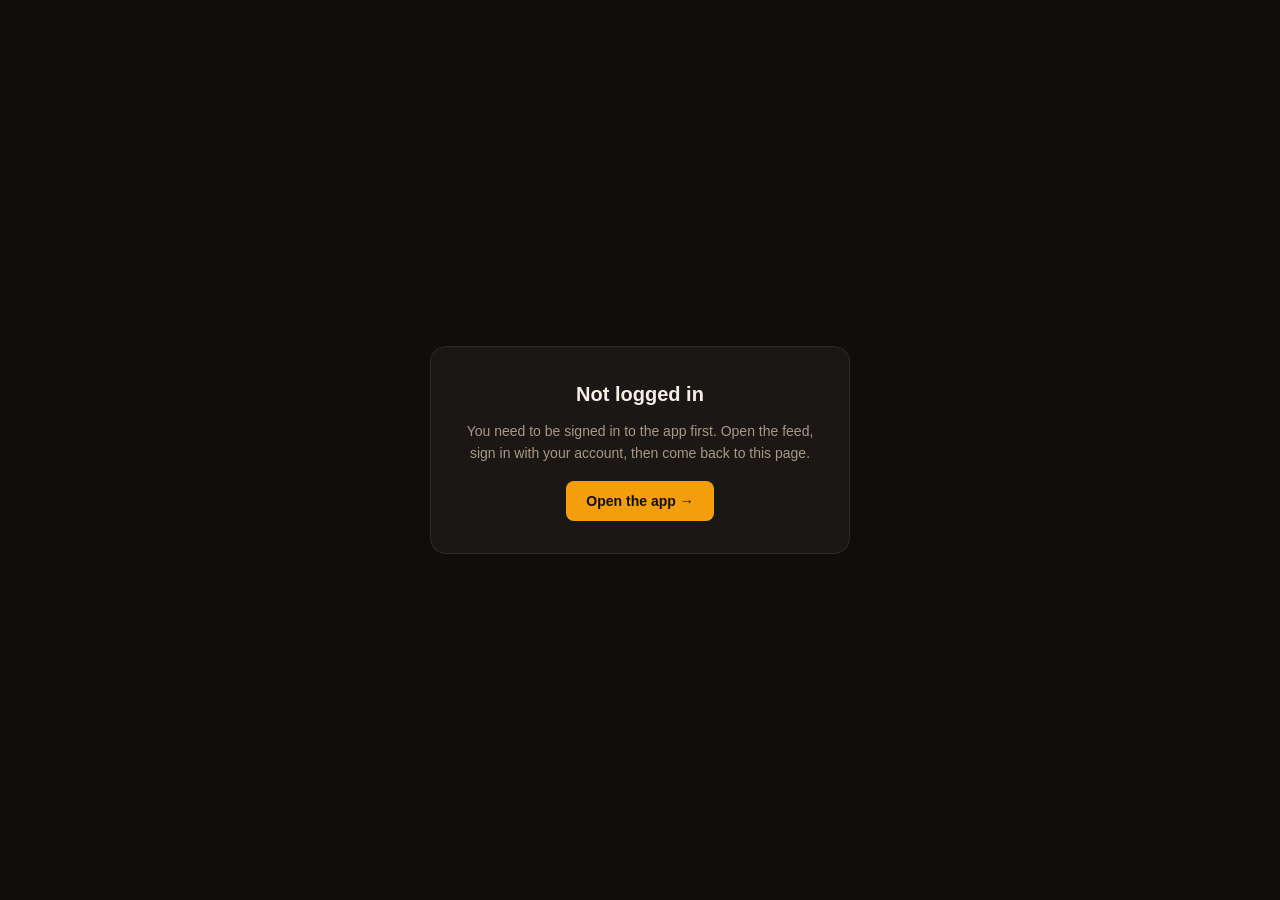
<file: admin.html>
<!doctype html>
<html lang="en">
<head>
  <meta charset="utf-8">
  <meta name="viewport" content="width=device-width, initial-scale=1">
  <meta name="robots" content="noindex, nofollow">
  <title>Admin — Anonymous</title>
  <style>
    :root {
      --bg: #100E0C;
      --surface: #1A1714;
      --elevated: #252220;
      --border: rgba(255,240,220,0.08);
      --text: #F5EFE6;
      --text-muted: #A89986;
      --primary: #F59E0B;
      --like: #34D399;
      --alert: #DC2626;
      --radius: 12px;
      color-scheme: dark;
    }
    *, *::before, *::after { box-sizing: border-box; }

    /* CRITICAL: ensures [hidden] wins over any display rule */
    [hidden] { display: none !important; }

    body {
      margin: 0;
      background: var(--bg);
      color: var(--text);
      font: 14px/1.5 -apple-system, BlinkMacSystemFont, "Segoe UI", Roboto, sans-serif;
      -webkit-font-smoothing: antialiased;
      -webkit-tap-highlight-color: transparent;
    }
    a { color: var(--primary); text-decoration: none; }
    button {
      font: inherit; cursor: pointer;
      background: var(--elevated);
      color: var(--text);
      border: 1px solid var(--border);
      border-radius: 8px;
      padding: 8px 14px;
      min-height: 36px;
      transition: background 0.15s, transform 0.1s;
    }
    button:hover { background: rgba(255,240,220,0.08); }
    button:active { transform: scale(0.97); }
    button:disabled { opacity: 0.4; pointer-events: none; }
    button.danger { color: var(--alert); border-color: rgba(220,38,38,0.4); }

    /* ---------- STATE SCREENS ---------- */
    .state-screen {
      min-height: 100dvh;
      display: flex;
      align-items: center;
      justify-content: center;
      padding: 24px;
    }
    .state-card {
      max-width: 420px;
      width: 100%;
      text-align: center;
      background: var(--surface);
      border: 1px solid var(--border);
      border-radius: 16px;
      padding: 32px 24px;
    }
    .state-card h1 { font-size: 20px; margin: 0 0 12px; font-weight: 700; }
    .state-card p { color: var(--text-muted); margin: 0 0 16px; line-height: 1.55; }
    .state-card .state-meta { color: var(--text); font-weight: 500; margin-bottom: 20px; }
    .state-link {
      display: inline-block;
      padding: 10px 20px;
      background: var(--primary);
      color: #100E0C;
      border-radius: 8px;
      font-weight: 600;
      min-height: 40px;
      line-height: 20px;
    }
    .state-link:hover { opacity: 0.9; }

    /* ---------- DASHBOARD ---------- */
    #state-dashboard {
      padding: 24px;
      max-width: 1280px;
      margin: 0 auto;
    }
    #state-dashboard > header {
      display: flex;
      justify-content: space-between;
      align-items: center;
      margin-bottom: 24px;
      flex-wrap: wrap;
      gap: 12px;
    }
    #state-dashboard > header h1 {
      font-size: 20px;
      font-weight: 700;
      margin: 0;
      letter-spacing: -0.01em;
    }
    #state-dashboard > header > div {
      display: flex;
      gap: 8px;
      align-items: center;
      flex-wrap: wrap;
    }
    .header-link {
      color: var(--text-muted);
      font-size: 13px;
      padding: 8px 12px;
    }
    .header-link:hover { color: var(--text); }

    section { margin-bottom: 32px; }
    section h2 {
      font-size: 13px; font-weight: 600;
      text-transform: uppercase; letter-spacing: 0.08em;
      color: var(--text-muted); margin: 0 0 12px;
    }

    /* ---------- KPI GRID ---------- */
    #kpi-row {
      display: grid;
      grid-template-columns: repeat(auto-fit, minmax(140px, 1fr));
      gap: 12px;
      margin-bottom: 24px;
    }
    .kpi-card {
      background: var(--surface);
      border: 1px solid var(--border);
      border-radius: var(--radius);
      padding: 14px 16px;
    }
    .kpi-card__label {
      font-size: 11px; font-weight: 500;
      text-transform: uppercase; letter-spacing: 0.06em;
      color: var(--text-muted);
      margin-bottom: 6px;
      display: flex;
      align-items: center;
      gap: 6px;
      flex-wrap: wrap;
    }
    .kpi-card__label .window {
      font-size: 10px;
      text-transform: none;
      letter-spacing: 0;
      color: var(--text-muted);
      opacity: 0.7;
      font-weight: 400;
    }
    .kpi-card__value {
      font-size: 26px; font-weight: 700; line-height: 1;
      font-variant-numeric: tabular-nums;
    }
    .kpi-card--alert .kpi-card__value { color: var(--alert); }
    .kpi-card--live .kpi-card__label::before {
      content: "";
      width: 6px; height: 6px;
      border-radius: 50%;
      background: var(--like);
      display: inline-block;
      animation: live-pulse 2s ease-in-out infinite;
    }
    @keyframes live-pulse {
      0%, 100% { opacity: 1; }
      50%      { opacity: 0.4; }
    }

    /* ---------- CHARTS ---------- */
    .chart-box {
      background: var(--surface);
      border: 1px solid var(--border);
      border-radius: var(--radius);
      padding: 16px;
      min-height: 180px;
    }
    .chart-legend {
      display: flex; flex-wrap: wrap; gap: 12px;
      margin-bottom: 8px; font-size: 12px; color: var(--text-muted);
    }
    .chart-legend span::before {
      content: "";
      display: inline-block;
      width: 10px; height: 10px;
      border-radius: 2px;
      margin-right: 6px;
      vertical-align: middle;
    }
    .chart-legend .legend-dau::before { background: var(--primary); }
    .chart-legend .legend-posts::before { background: var(--like); }
    .chart-legend .legend-comments::before { background: #22D3EE; }

    /* ---------- TABLES ---------- */
    .table-wrap {
      background: var(--surface);
      border: 1px solid var(--border);
      border-radius: var(--radius);
      overflow-x: auto;
      -webkit-overflow-scrolling: touch;
    }
    table {
      width: 100%;
      border-collapse: collapse;
      font-size: 13px;
      min-width: 560px;
    }
    th, td {
      text-align: left;
      padding: 10px 12px;
      border-bottom: 1px solid var(--border);
    }
    th {
      font-size: 11px; font-weight: 600;
      text-transform: uppercase; letter-spacing: 0.06em;
      color: var(--text-muted);
      background: rgba(255,240,220,0.02);
      white-space: nowrap;
    }
    tr:last-child td { border-bottom: 0; }
    td.num {
      text-align: right;
      font-variant-numeric: tabular-nums;
      color: var(--text-muted);
      white-space: nowrap;
    }
    td.content {
      max-width: 420px;
      overflow: hidden;
      text-overflow: ellipsis;
      white-space: nowrap;
    }
    td.actions { text-align: right; white-space: nowrap; }
    td.actions button {
      padding: 4px 10px;
      font-size: 12px;
      margin-left: 4px;
      min-height: 28px;
    }
    .empty {
      padding: 32px 16px;
      text-align: center;
      color: var(--text-muted);
      font-size: 13px;
    }

    /* ---------- TOAST ---------- */
    #status {
      position: fixed;
      bottom: calc(16px + env(safe-area-inset-bottom, 0px));
      left: 50%;
      transform: translateX(-50%);
      background: var(--elevated);
      border: 1px solid var(--border);
      border-radius: 8px;
      padding: 8px 14px;
      font-size: 12px;
      opacity: 0;
      pointer-events: none;
      transition: opacity 0.2s;
      z-index: 10;
      max-width: calc(100vw - 32px);
    }
    #status.visible { opacity: 1; }

    /* ---------- MOBILE ---------- */
    @media (max-width: 720px) {
      #state-dashboard { padding: 16px; }
      #state-dashboard > header h1 { font-size: 18px; }
      #state-dashboard > header { gap: 8px; margin-bottom: 20px; }
      #kpi-row { grid-template-columns: repeat(2, 1fr); gap: 8px; }
      .kpi-card { padding: 12px 14px; }
      .kpi-card__value { font-size: 22px; }
      section { margin-bottom: 24px; }
      .chart-box { padding: 12px; min-height: 160px; }
      td.content { max-width: 220px; }
      .state-card { padding: 24px 20px; }
    }
    @media (max-width: 380px) {
      .kpi-card__value { font-size: 20px; }
      #state-dashboard { padding: 12px; }
    }

    @media (prefers-reduced-motion: reduce) {
      *, *::before, *::after {
        animation-duration: 0.01ms !important;
        transition-duration: 0.01ms !important;
      }
    }
  </style>
</head>
<body>

<div id="state-loading" class="state-screen">
  <div class="state-card"><h1>Checking access…</h1></div>
</div>

<div id="state-not-logged-in" class="state-screen" hidden>
  <div class="state-card">
    <h1>Not logged in</h1>
    <p>You need to be signed in to the app first. Open the feed, sign in with your account, then come back to this page.</p>
    <a href="/" class="state-link">Open the app →</a>
  </div>
</div>

<div id="state-session-expired" class="state-screen" hidden>
  <div class="state-card">
    <h1>Session expired</h1>
    <p>Your app session has expired. Log in again, then come back to this page.</p>
    <a href="/" class="state-link">Log in →</a>
  </div>
</div>

<div id="state-not-admin" class="state-screen" hidden>
  <div class="state-card">
    <h1>No admin access</h1>
    <p>This account doesn't have admin privileges.</p>
    <p id="not-admin-alias" class="state-meta"></p>
    <a href="/" class="state-link">Back to the app →</a>
  </div>
</div>

<div id="state-error" class="state-screen" hidden>
  <div class="state-card">
    <h1>Something went wrong</h1>
    <p id="error-message"></p>
    <button type="button" id="retry-btn">Retry</button>
  </div>
</div>

<div id="state-dashboard" hidden>
  <header>
    <h1>Anonymous · Admin</h1>
    <div>
      <button id="refresh-btn" type="button">Refresh</button>
      <a href="/" class="header-link">Open app →</a>
    </div>
  </header>

  <section id="kpi-row"></section>

  <section>
    <h2>DAU — last 30 days</h2>
    <div class="chart-box">
      <div class="chart-legend"><span class="legend-dau">Daily active users</span></div>
      <div id="dau-chart"></div>
    </div>
  </section>

  <section>
    <h2>Volume — last 30 days</h2>
    <div class="chart-box">
      <div class="chart-legend">
        <span class="legend-posts">Posts</span>
        <span class="legend-comments">Comments</span>
      </div>
      <div id="volume-chart"></div>
    </div>
  </section>

  <section>
    <h2>Moderation queue</h2>
    <div class="table-wrap" id="reports-box"></div>
  </section>

  <section>
    <h2>Recent posts — last 24h</h2>
    <div class="table-wrap" id="recent-box"></div>
  </section>

  <section>
    <h2>Top 10 this week</h2>
    <div class="table-wrap" id="top-box"></div>
  </section>
</div>

<div id="status"></div>

<script type="module">
import { SUPABASE_URL, SUPABASE_ANON_KEY } from '/js/config.js';

const SESSION_KEY = 'anon.session';
const STATES = ['state-loading','state-not-logged-in','state-session-expired','state-not-admin','state-error','state-dashboard'];

let kpiPollTimer = null;

function getSession() {
  try { const r = localStorage.getItem(SESSION_KEY); return r ? JSON.parse(r) : null; }
  catch { return null; }
}

function showState(name) {
  STATES.forEach(s => { document.getElementById(s).hidden = (s !== name); });
  if (name !== 'state-dashboard' && kpiPollTimer) {
    clearInterval(kpiPollTimer);
    kpiPollTimer = null;
  }
}

function showStatus(msg) {
  const el = document.getElementById('status');
  el.textContent = msg;
  el.classList.add('visible');
  clearTimeout(showStatus._t);
  showStatus._t = setTimeout(() => el.classList.remove('visible'), 2200);
}

async function callRpc(name, args = {}) {
  const session = getSession();
  if (!session?.access_token) throw new Error('no_session');
  const res = await fetch(`${SUPABASE_URL}/rest/v1/rpc/${name}`, {
    method: 'POST',
    headers: {
      apikey: SUPABASE_ANON_KEY,
      Authorization: `Bearer ${session.access_token}`,
      'Content-Type': 'application/json',
    },
    body: JSON.stringify(args),
  });
  const text = await res.text();
  if (!res.ok) throw new Error(text || String(res.status));
  return text ? JSON.parse(text) : null;
}

async function boot() {
  showState('state-loading');
  const session = getSession();

  if (!session?.access_token) { showState('state-not-logged-in'); return; }

  if (session.expires_at && session.expires_at < Date.now()) {
    showState('state-session-expired'); return;
  }

  try {
    const data = await callRpc('admin_dashboard');
    showState('state-dashboard');
    renderAll(data);
    startKpiPolling();
  } catch (err) {
    const msg = String(err.message);

    if (msg.includes('unauthorized')) {
      try {
        const meRes = await fetch(`${SUPABASE_URL}/rest/v1/profiles?id=eq.${session.user_id}&select=alias`, {
          headers: { apikey: SUPABASE_ANON_KEY, Authorization: `Bearer ${session.access_token}` },
        });
        const me = await meRes.json();
        if (me?.[0]?.alias) {
          document.getElementById('not-admin-alias').textContent = `You're logged in as ${me[0].alias}.`;
        }
      } catch {}
      showState('state-not-admin');
    } else if (msg.includes('JWT expired') || msg.includes('Invalid JWT') || msg.includes('no_session')) {
      showState('state-session-expired');
    } else {
      document.getElementById('error-message').textContent = msg.slice(0, 300);
      showState('state-error');
    }
  }
}

function startKpiPolling() {
  if (kpiPollTimer) clearInterval(kpiPollTimer);
  kpiPollTimer = setInterval(async () => {
    if (document.hidden) return;
    try {
      const kpi = await callRpc('admin_kpis');
      if (kpi) renderKPI(kpi);
    } catch (e) {
      if (String(e.message).includes('unauthorized') || String(e.message).includes('JWT')) {
        clearInterval(kpiPollTimer);
        kpiPollTimer = null;
      }
    }
  }, 30000);
}

function renderAll(data) {
  renderKPI(data.kpi);
  renderChart(document.getElementById('dau-chart'), [
    { color: '#F59E0B', data: data.dau_series || [] },
  ]);
  renderChart(document.getElementById('volume-chart'), [
    { color: '#34D399', data: data.volume_posts || [] },
    { color: '#22D3EE', data: data.volume_comments || [] },
  ]);
  renderReports(data.reports || []);
  renderRecent(data.recent_posts || []);
  renderTop(data.top_week || []);
}

function renderKPI(kpi) {
  const el = document.getElementById('kpi-row');
  if (!kpi) { el.innerHTML = ''; return; }
  const cells = [
    { label: 'Active now', window: '5m', value: kpi.active_now ?? 0, live: true },
    { label: 'DAU', window: '24h', value: kpi.dau ?? 0 },
    { label: 'New users', window: '24h', value: kpi.new_users ?? 0 },
    { label: 'Total users', window: 'all time', value: kpi.total_users ?? 0 },
    { label: 'Posts', window: '24h', value: kpi.posts_today ?? 0 },
    { label: 'Open reports', window: '', value: kpi.open_reports ?? 0, alert: (kpi.open_reports || 0) > 0 },
  ];
  el.innerHTML = cells.map(c => `
    <div class="kpi-card${c.alert ? ' kpi-card--alert' : ''}${c.live ? ' kpi-card--live' : ''}">
      <div class="kpi-card__label">${c.label}${c.window ? ` <span class="window">· ${c.window}</span>` : ''}</div>
      <div class="kpi-card__value">${c.value}</div>
    </div>
  `).join('');
}

function renderChart(container, series) {
  const hasData = series.some(s => s.data && s.data.length);
  if (!hasData) { container.innerHTML = '<p class="empty">No data yet</p>'; return; }

  const W = container.clientWidth || 700;
  const isMobile = W < 500;
  const H = isMobile ? 150 : 180;
  const pad = { t: 16, r: 12, b: 24, l: isMobile ? 28 : 36 };
  const iw = W - pad.l - pad.r;
  const ih = H - pad.t - pad.b;

  const allValues = series.flatMap(s => (s.data || []).map(d => d.value || 0));
  const maxVal = Math.max(1, ...allValues);
  const n = Math.max(...series.map(s => (s.data || []).length));

  const x = i => pad.l + (n === 1 ? iw / 2 : (i / (n - 1)) * iw);
  const y = v => pad.t + ih - (v / maxVal) * ih;

  const paths = series.map(s => {
    const pts = (s.data || []).map((pt, i) => `${i === 0 ? 'M' : 'L'} ${x(i).toFixed(1)} ${y(pt.value || 0).toFixed(1)}`);
    if (!pts.length) return '';
    return `<path d="${pts.join(' ')}" fill="none" stroke="${s.color}" stroke-width="2" stroke-linejoin="round" stroke-linecap="round" />`;
  }).join('');

  const grid = [0, 0.5, 1].map(f => {
    const yy = pad.t + ih - f * ih;
    return `<line x1="${pad.l}" x2="${pad.l + iw}" y1="${yy.toFixed(1)}" y2="${yy.toFixed(1)}" stroke="rgba(255,240,220,0.06)" stroke-width="1" />`;
  }).join('');

  const yLabels = [0, Math.round(maxVal / 2), maxVal].map(v => {
    const yy = y(v);
    return `<text x="${pad.l - 6}" y="${yy + 4}" font-size="10" fill="#A89986" text-anchor="end">${v}</text>`;
  }).join('');

  const mainSeries = series.find(s => s.data && s.data.length);
  const xLabels = (mainSeries?.data || [])
    .map((pt, i) => ({ pt, i }))
    .filter(({ i }) => (isMobile ? i % 10 === 0 : i % 7 === 0) || i === n - 1)
    .map(({ pt, i }) => {
      const label = (pt.day || '').slice(5);
      return `<text x="${x(i).toFixed(1)}" y="${pad.t + ih + 14}" font-size="10" fill="#A89986" text-anchor="middle">${label}</text>`;
    }).join('');

  container.innerHTML = `<svg viewBox="0 0 ${W} ${H}" style="width:100%;height:${H}px;display:block">${grid}${paths}${yLabels}${xLabels}</svg>`;
}

function renderReports(reports) {
  const box = document.getElementById('reports-box');
  if (!reports.length) { box.innerHTML = '<p class="empty">No open reports.</p>'; return; }
  const rows = reports.map(r => `
    <tr>
      <td><strong>${escapeHtml(r.reason)}</strong></td>
      <td class="content" title="${escapeHtml(r.post_content || '')}">${escapeHtml(r.post_content || '(post deleted)')}</td>
      <td>${escapeHtml(r.post_author || '—')}</td>
      <td class="num">${relativeTime(r.created_at)}</td>
      <td class="actions">
        ${r.post_id ? `<button type="button" class="danger" data-action="delete-post" data-post-id="${escapeHtml(r.post_id)}">Delete post</button>` : ''}
        <button type="button" data-action="resolve-report" data-report-id="${escapeHtml(r.id)}">Resolve</button>
      </td>
    </tr>
  `).join('');
  box.innerHTML = `<table>
    <thead><tr><th>Reason</th><th>Post</th><th>Author</th><th>When</th><th></th></tr></thead>
    <tbody>${rows}</tbody>
  </table>`;
}

function renderRecent(posts) {
  const box = document.getElementById('recent-box');
  if (!posts.length) { box.innerHTML = '<p class="empty">No posts in the last 24 hours.</p>'; return; }
  const rows = posts.map(p => `
    <tr>
      <td class="content" title="${escapeHtml(p.content || '')}">${escapeHtml(p.content || '(no text)')}</td>
      <td>${escapeHtml(p.type || 'text')}</td>
      <td>${escapeHtml(p.author_alias || '—')}</td>
      <td class="num">${p.upvotes ?? 0}</td>
      <td class="num">${p.comments ?? 0}</td>
      <td class="num">${p.views ?? 0}</td>
      <td class="actions">
        <button type="button" data-action="copy-id" data-post-id="${escapeHtml(p.id)}">Copy ID</button>
        <button type="button" class="danger" data-action="delete-post" data-post-id="${escapeHtml(p.id)}">Delete</button>
      </td>
    </tr>
  `).join('');
  box.innerHTML = `<table>
    <thead><tr><th>Content</th><th>Type</th><th>Author</th><th>♡</th><th>💬</th><th>👁</th><th></th></tr></thead>
    <tbody>${rows}</tbody>
  </table>`;
}

function renderTop(posts) {
  const box = document.getElementById('top-box');
  if (!posts.length) { box.innerHTML = '<p class="empty">No posts this week.</p>'; return; }
  const rows = posts.map((p, i) => `
    <tr>
      <td><strong>#${i + 1}</strong></td>
      <td class="content" title="${escapeHtml(p.content || '')}">${escapeHtml(p.content || '(no text)')}</td>
      <td>${escapeHtml(p.author_alias || '—')}</td>
      <td class="num">${p.upvotes ?? 0}</td>
      <td class="num">${p.comments ?? 0}</td>
      <td class="num">${p.views ?? 0}</td>
      <td class="actions">
        <button type="button" data-action="copy-id" data-post-id="${escapeHtml(p.id)}">Copy ID</button>
        <button type="button" class="danger" data-action="delete-post" data-post-id="${escapeHtml(p.id)}">Delete</button>
      </td>
    </tr>
  `).join('');
  box.innerHTML = `<table>
    <thead><tr><th>Rank</th><th>Content</th><th>Author</th><th>♡</th><th>💬</th><th>👁</th><th></th></tr></thead>
    <tbody>${rows}</tbody>
  </table>`;
}

document.addEventListener('click', async (e) => {
  const btn = e.target.closest('button[data-action]');
  if (!btn) return;
  const action = btn.dataset.action;

  if (action === 'delete-post') {
    const postId = btn.dataset.postId;
    if (!postId) return;
    if (!confirm('Delete this post permanently?')) return;
    btn.disabled = true;
    try {
      await callRpc('admin_delete_post', { p_post_id: postId });
      showStatus('Post deleted');
      await boot();
    } catch (err) {
      showStatus('Delete failed: ' + err.message.slice(0, 80));
      btn.disabled = false;
    }
  }

  if (action === 'resolve-report') {
    const reportId = btn.dataset.reportId;
    if (!reportId) return;
    btn.disabled = true;
    try {
      await callRpc('admin_resolve_report', { p_report_id: reportId });
      showStatus('Report resolved');
      await boot();
    } catch (err) {
      showStatus('Resolve failed: ' + err.message.slice(0, 80));
      btn.disabled = false;
    }
  }

  if (action === 'copy-id') {
    try { await navigator.clipboard.writeText(btn.dataset.postId); showStatus('Copied'); }
    catch { showStatus('Copy failed'); }
  }
});

document.getElementById('refresh-btn').addEventListener('click', boot);
document.getElementById('retry-btn').addEventListener('click', boot);

function escapeHtml(s) {
  return String(s ?? '').replace(/[&<>"']/g, c =>
    ({ '&':'&amp;','<':'&lt;','>':'&gt;','"':'&quot;',"'":'&#39;' }[c]));
}

function relativeTime(iso) {
  if (!iso) return '—';
  const diff = Math.floor((Date.now() - new Date(iso).getTime()) / 1000);
  if (diff < 60) return 'now';
  if (diff < 3600) return `${Math.floor(diff / 60)}m ago`;
  if (diff < 86400) return `${Math.floor(diff / 3600)}h ago`;
  return `${Math.floor(diff / 86400)}d ago`;
}

boot();
</script>
</body>
</html>
</file>
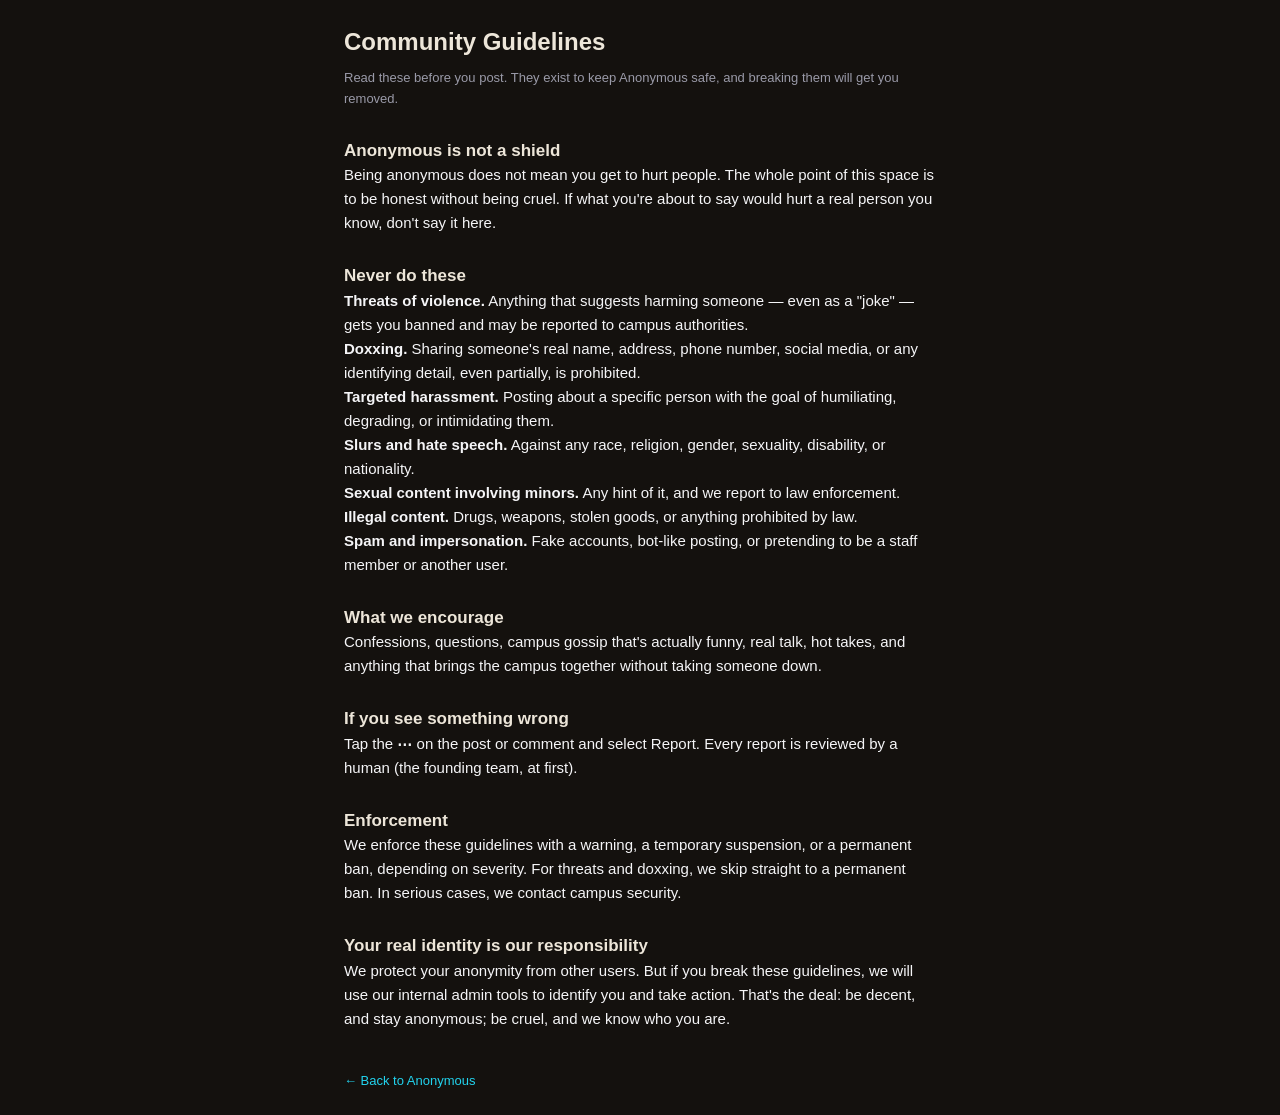
<file: guidelines.html>
<!doctype html>
<html lang="en">
<head>
  <meta charset="utf-8">
  <meta name="viewport" content="width=device-width, initial-scale=1">
  <meta name="robots" content="noindex">
  <title>Community Guidelines — Anonymous</title>
  <link rel="stylesheet" href="/css/style.css">
  <style>
    body { padding: 24px; max-width: 640px; margin: 0 auto; }
    h1 { font-size: 24px; margin-bottom: 8px; }
    h2 { font-size: 17px; margin-top: 28px; }
    p, li { font-size: 15px; line-height: 1.6; color: #F5F5F7; }
    .muted { color: #9A9AA8; font-size: 13px; }
    a { color: #22D3EE; }
  </style>
</head>
<body>
  <h1>Community Guidelines</h1>
  <p class="muted">Read these before you post. They exist to keep Anonymous safe, and breaking them will get you removed.</p>

  <h2>Anonymous is not a shield</h2>
  <p>Being anonymous does not mean you get to hurt people. The whole point of this space is to be honest without being cruel. If what you're about to say would hurt a real person you know, don't say it here.</p>

  <h2>Never do these</h2>
  <ul>
    <li><strong>Threats of violence.</strong> Anything that suggests harming someone — even as a "joke" — gets you banned and may be reported to campus authorities.</li>
    <li><strong>Doxxing.</strong> Sharing someone's real name, address, phone number, social media, or any identifying detail, even partially, is prohibited.</li>
    <li><strong>Targeted harassment.</strong> Posting about a specific person with the goal of humiliating, degrading, or intimidating them.</li>
    <li><strong>Slurs and hate speech.</strong> Against any race, religion, gender, sexuality, disability, or nationality.</li>
    <li><strong>Sexual content involving minors.</strong> Any hint of it, and we report to law enforcement.</li>
    <li><strong>Illegal content.</strong> Drugs, weapons, stolen goods, or anything prohibited by law.</li>
    <li><strong>Spam and impersonation.</strong> Fake accounts, bot-like posting, or pretending to be a staff member or another user.</li>
  </ul>

  <h2>What we encourage</h2>
  <p>Confessions, questions, campus gossip that's actually funny, real talk, hot takes, and anything that brings the campus together without taking someone down.</p>

  <h2>If you see something wrong</h2>
  <p>Tap the <strong>⋯</strong> on the post or comment and select Report. Every report is reviewed by a human (the founding team, at first).</p>

  <h2>Enforcement</h2>
  <p>We enforce these guidelines with a warning, a temporary suspension, or a permanent ban, depending on severity. For threats and doxxing, we skip straight to a permanent ban. In serious cases, we contact campus security.</p>

  <h2>Your real identity is our responsibility</h2>
  <p>We protect your anonymity from other users. But if you break these guidelines, we will use our internal admin tools to identify you and take action. That's the deal: be decent, and stay anonymous; be cruel, and we know who you are.</p>

  <p class="muted" style="margin-top:40px"><a href="/">← Back to Anonymous</a></p>
</body>
</html>
</file>
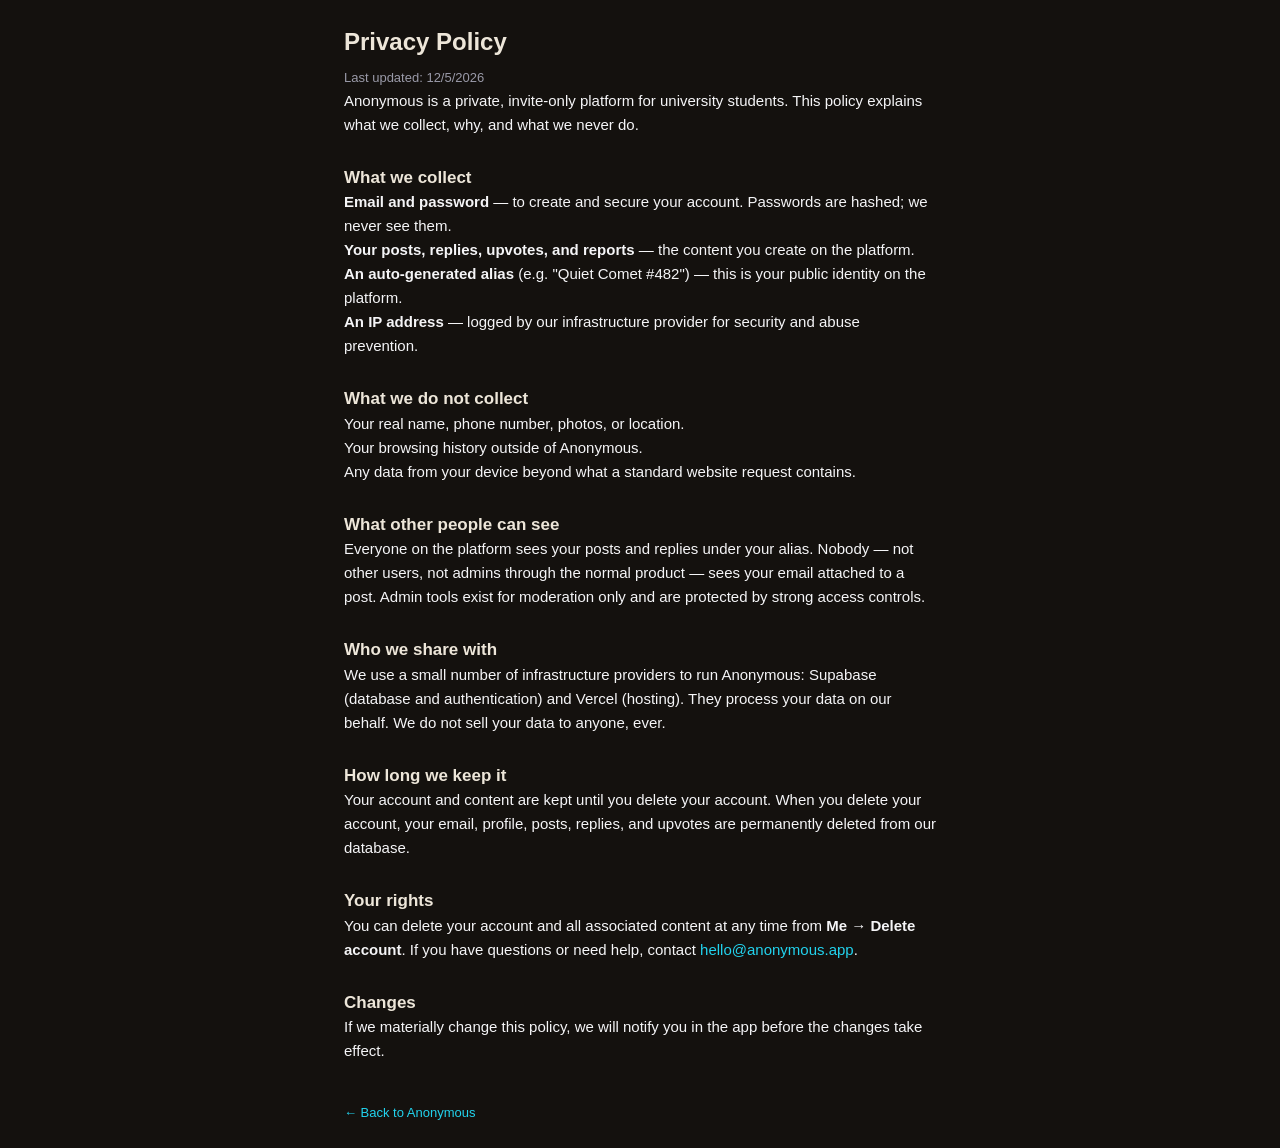
<file: privacy.html>
<!doctype html>
<html lang="en">
<head>
  <meta charset="utf-8">
  <meta name="viewport" content="width=device-width, initial-scale=1">
  <meta name="robots" content="noindex">
  <title>Privacy Policy — Anonymous</title>
  <link rel="stylesheet" href="/css/style.css">
  <style>
    body { padding: 24px; max-width: 640px; margin: 0 auto; }
    h1 { font-size: 24px; margin-bottom: 8px; }
    h2 { font-size: 17px; margin-top: 28px; }
    p, li { font-size: 15px; line-height: 1.6; color: #F5F5F7; }
    .muted { color: #9A9AA8; font-size: 13px; }
    a { color: #22D3EE; }
  </style>
</head>
<body>
  <h1>Privacy Policy</h1>
  <p class="muted">Last updated: <span id="date"></span></p>

  <p>Anonymous is a private, invite-only platform for university students. This policy explains what we collect, why, and what we never do.</p>

  <h2>What we collect</h2>
  <ul>
    <li><strong>Email and password</strong> — to create and secure your account. Passwords are hashed; we never see them.</li>
    <li><strong>Your posts, replies, upvotes, and reports</strong> — the content you create on the platform.</li>
    <li><strong>An auto-generated alias</strong> (e.g. "Quiet Comet #482") — this is your public identity on the platform.</li>
    <li><strong>An IP address</strong> — logged by our infrastructure provider for security and abuse prevention.</li>
  </ul>

  <h2>What we do not collect</h2>
  <ul>
    <li>Your real name, phone number, photos, or location.</li>
    <li>Your browsing history outside of Anonymous.</li>
    <li>Any data from your device beyond what a standard website request contains.</li>
  </ul>

  <h2>What other people can see</h2>
  <p>Everyone on the platform sees your posts and replies under your alias. Nobody — not other users, not admins through the normal product — sees your email attached to a post. Admin tools exist for moderation only and are protected by strong access controls.</p>

  <h2>Who we share with</h2>
  <p>We use a small number of infrastructure providers to run Anonymous: Supabase (database and authentication) and Vercel (hosting). They process your data on our behalf. We do not sell your data to anyone, ever.</p>

  <h2>How long we keep it</h2>
  <p>Your account and content are kept until you delete your account. When you delete your account, your email, profile, posts, replies, and upvotes are permanently deleted from our database.</p>

  <h2>Your rights</h2>
  <p>You can delete your account and all associated content at any time from <strong>Me → Delete account</strong>. If you have questions or need help, contact <a href="mailto:hello@anonymous.app">hello@anonymous.app</a>.</p>

  <h2>Changes</h2>
  <p>If we materially change this policy, we will notify you in the app before the changes take effect.</p>

  <p class="muted" style="margin-top:40px"><a href="/">← Back to Anonymous</a></p>

  <script>document.getElementById('date').textContent = new Date().toLocaleDateString();</script>
</body>
</html>
</file>
<file: css/style.css>
[hidden] { display: none !important; }

/* ====== TOKENS ====== */
:root {
  --bg: #14110E;
  --surface: #1C1815;
  --elevated: #241F1B;
  --ink: #EDE6D9;
  --ink-soft: #B8AC9C;
  --muted: #7A6F62;
  --border: rgba(237,230,217,0.10);
  --border-strong: rgba(237,230,217,0.22);
  --primary: #D97706;
  --primary-soft: rgba(217,119,6,0.12);
  --flame: #F97316;
  --alert: #EF4444;
  --radius-btn: 4px;
  --radius-sheet: 8px 8px 0 0;
  --header-h: 56px;
  --nav-h: 60px;
  --col: 600px;
  --font-serif: Georgia, "Times New Roman", "Iowan Old Style", "Palatino Linotype", serif;
  --font-sans: -apple-system, BlinkMacSystemFont, "Segoe UI", Roboto, Helvetica, Arial, sans-serif;
  --ease: 0.15s ease;
  color-scheme: dark;
}

/* ====== RESET ====== */
*, *::before, *::after { box-sizing: border-box; }
html {
  -webkit-text-size-adjust: 100%;
  text-size-adjust: 100%;
  -webkit-tap-highlight-color: transparent;
}
body {
  margin: 0;
  min-height: 100dvh;
  background: var(--bg);
  color: var(--ink);
  font-family: var(--font-sans);
  font-size: 15px;
  line-height: 1.5;
  -webkit-font-smoothing: antialiased;
  overflow-x: hidden;
}
h1, h2, h3, p, ul, ol, figure { margin: 0; padding: 0; }
ul, ol { list-style: none; }
button, input, textarea {
  font: inherit;
  color: inherit;
  margin: 0;
  letter-spacing: inherit;
}
button {
  background: none;
  border: 0;
  padding: 0;
  cursor: pointer;
  text-align: inherit;
  touch-action: manipulation;
}
input, textarea { outline: none; border-radius: 0; -webkit-appearance: none; appearance: none; }
textarea { resize: none; }
a { color: var(--primary); text-decoration: none; }
a:hover { text-decoration: underline; }
img { max-width: 100%; display: block; }
:focus-visible { outline: 2px solid var(--primary); outline-offset: 2px; }
::placeholder { color: var(--muted); opacity: 1; }

/* ====== BASE ====== */
.icon { flex: none; vertical-align: middle; display: inline-block; fill: none; }
.icon--14 { width: 14px; height: 14px; }
.icon--18 { width: 18px; height: 18px; }
.icon--20 { width: 20px; height: 20px; }
.icon--24 { width: 24px; height: 24px; }
.icon--32 { width: 32px; height: 32px; }

.avatar, .avatar--sm, .avatar--lg { display: none !important; }

.tag {
  display: inline-flex;
  align-items: center;
  font-size: 12px;
  font-weight: 400;
  color: var(--muted);
  border: 1px solid var(--border);
  border-radius: 4px;
  padding: 2px 8px;
}

/* ====== TYPOGRAPHY ====== */
h1, h2, h3 { font-family: var(--font-sans); }
strong { font-weight: 600; }
.page-header__title, .me-screen__alias {
  font-size: 20px;
  font-weight: 600;
  letter-spacing: -0.01em;
}
.comments__heading, .me-section-title, .activity-day-header, .section-header {
  font-family: var(--font-sans);
  font-size: 12px;
  font-weight: 400;
  text-transform: uppercase;
  letter-spacing: 0.1em;
  color: var(--muted);
}

/* ====== LAYOUT ====== */
.app-shell { min-height: 100dvh; }
.view-root {
  max-width: var(--col);
  margin: 0 auto;
  padding: calc(var(--header-h) + env(safe-area-inset-top, 0px) + 16px) 20px calc(var(--nav-h) + env(safe-area-inset-bottom, 0px) + 32px);
}
.screen { display: block; animation: screen-in 0.2s ease; }
.screen__header { display: flex; align-items: center; min-height: 44px; margin: 0 0 8px -12px; }
.page-header {
  display: flex;
  align-items: center;
  gap: 8px;
  min-height: 44px;
  margin-bottom: 24px;
}
.page-body { padding-bottom: 24px; }
.page-body h2 { font-size: 16px; font-weight: 600; margin: 32px 0 8px; }
.page-body p { font-family: var(--font-serif); font-size: 16px; line-height: 1.6; color: var(--ink-soft); }

/* ====== HEADER ====== */
.app-header {
  position: fixed;
  top: 0;
  left: 0;
  right: 0;
  z-index: 50;
  max-width: var(--col);
  margin: 0 auto;
  height: calc(var(--header-h) + env(safe-area-inset-top, 0px));
  padding: env(safe-area-inset-top, 0px) 20px 0;
  display: flex;
  align-items: center;
  justify-content: space-between;
  background: var(--bg);
  border-bottom: 1px solid rgba(237,230,217,0.06);
}
.brand { display: inline-flex; align-items: center; min-height: 44px; color: var(--ink); }
.brand:hover { text-decoration: none; }
.brand__dot { display: none; }
.brand__name { font-size: 16px; font-weight: 600; letter-spacing: 0; color: var(--ink); }
.app-header .btn--ghost {
  border: 0;
  background: none;
  padding: 0 4px;
  min-height: 44px;
  color: var(--primary);
}
.app-header .btn--ghost:hover { background: none; text-decoration: underline; }

/* ====== NAV ====== */
.bottom-nav {
  position: fixed;
  bottom: 0;
  left: 0;
  right: 0;
  z-index: 50;
  max-width: var(--col);
  margin: 0 auto;
  height: calc(var(--nav-h) + env(safe-area-inset-bottom, 0px));
  padding-bottom: env(safe-area-inset-bottom, 0px);
  display: grid;
  grid-template-columns: repeat(5, 1fr);
  align-items: center;
  background: var(--bg);
  border-top: 1px solid var(--border);
}
.bottom-nav__item {
  position: relative;
  display: flex;
  flex-direction: column;
  align-items: center;
  justify-content: center;
  gap: 3px;
  height: var(--nav-h);
  min-height: 44px;
  font-size: 10px;
  font-weight: 400;
  letter-spacing: 0.02em;
  color: var(--muted);
  transition: color var(--ease);
}
.bottom-nav__item:hover { text-decoration: none; }
.bottom-nav__item::before {
  content: "";
  position: absolute;
  top: -1px;
  left: 50%;
  width: 24px;
  height: 2px;
  margin-left: -12px;
  background: var(--primary);
  opacity: 0;
  transition: opacity var(--ease);
}
.bottom-nav__item.is-active { color: var(--ink); }
.bottom-nav__item.is-active::before { opacity: 1; }
.bottom-nav__badge {
  position: absolute;
  top: 12px;
  left: 50%;
  margin-left: 6px;
  width: 6px;
  height: 6px;
  border-radius: 50%;
  background: var(--primary);
  font-size: 0;
  color: transparent;
  overflow: hidden;
}
.bottom-nav__compose {
  justify-self: center;
  width: 48px;
  height: 48px;
  border-radius: 50%;
  display: grid;
  place-items: center;
  background: var(--primary);
  color: var(--bg);
  transition: transform var(--ease);
}
.bottom-nav__compose:active { transform: scale(0.94); }

/* ====== LANDING ====== */
body.on-landing .app-header,
body.on-landing .bottom-nav { display: none !important; }
body.on-landing .view-root { padding: 0; max-width: none; }
body.on-landing .landing { min-height: 100dvh; }

.landing {
  max-width: 500px;
  min-height: calc(100dvh - var(--header-h) - var(--nav-h));
  margin: 0 auto;
  padding: 40px 20px 40px;
  display: flex;
  flex-direction: column;
  justify-content: center;
}
.landing__hero { text-align: center; margin-bottom: 32px; }
.landing__logo {
  width: 56px;
  height: 56px;
  margin: 0 auto 20px;
  border-radius: 8px;
  overflow: hidden;
  display: block;
}
.landing__logo svg { width: 100%; height: 100%; display: block; }
.landing__title { font-size: 32px; font-weight: 700; letter-spacing: -0.03em; margin-bottom: 8px; }
.landing__tagline { font-family: var(--font-serif); font-size: 16px; font-style: italic; color: var(--ink-soft); }
.landing__body { margin-bottom: 32px; }
.landing__intro { font-size: 16px; line-height: 1.5; text-align: center; color: var(--ink); margin-bottom: 8px; }
.landing__intro-sub { font-size: 15px; line-height: 1.5; text-align: center; color: var(--muted); font-style: italic; margin-bottom: 32px; }
.landing__benefits {
  display: flex;
  flex-direction: column;
  gap: 24px;
  margin-bottom: 32px;
  padding: 24px 0;
  border-top: 1px solid var(--border);
  border-bottom: 1px solid var(--border);
}
.landing__benefit { display: block; }
.landing__benefit-icon { display: none; }
.landing__benefit strong {
  display: block;
  font-size: 12px;
  font-weight: 400;
  text-transform: uppercase;
  letter-spacing: 0.1em;
  color: var(--muted);
  margin-bottom: 6px;
}
.landing__benefit p { font-size: 15px; line-height: 1.55; color: var(--ink); }
.landing__note { text-align: center; font-size: 13px; color: var(--muted); font-style: italic; }
.landing__cta { display: flex; flex-direction: column; gap: 8px; margin-bottom: 24px; }
.landing__cta .btn { width: 100%; }
.landing__footer { text-align: center; font-size: 12px; color: var(--muted); }
.landing__footer a { color: var(--primary); }

/* ====== FEED / POST CARD ====== */
.screen--feed { padding-top: 16px; }
.screen--feed .pin-banner { margin-bottom: 8px; }
.feed-list { display: flex; flex-direction: column; gap: 0; padding: 32px 0 16px; }
.feed-list > .post-card:first-child { padding-top: 0; }

.pin-banner { padding: 0 0 24px; border-bottom: 1px solid var(--border); }
.pin-banner__label { display: block; font-size: 11px; text-transform: uppercase; letter-spacing: 0.1em; color: var(--muted); margin-bottom: 6px; }
.pin-banner__text { font-family: var(--font-serif); font-size: 17px; font-style: italic; line-height: 1.5; color: var(--ink-soft); }

.post-card {
  position: relative;
  background: none;
  border: 0;
  border-bottom: 1px solid var(--border);
  border-radius: 0;
  padding: 24px 0;
}
.post-card__header { display: flex; align-items: baseline; gap: 12px; margin-bottom: 8px; }
.post-card__body {
  font-family: var(--font-serif);
  font-size: 17px;
  line-height: 1.55;
  letter-spacing: 0.001em;
  color: var(--ink);
  margin: 0;
  white-space: pre-wrap;
  overflow-wrap: anywhere;
  cursor: pointer;
}
.post-card__alias-row { display: flex; align-items: baseline; gap: 12px; margin-top: 16px; }
.post-card__meta {
  flex: 1;
  min-width: 0;
  display: flex;
  align-items: baseline;
  flex-wrap: wrap;
  gap: 6px;
  font-family: var(--font-sans);
  font-size: 12px;
  font-weight: 400;
  color: var(--muted);
}
.post-card__alias, .post-card__time, .post-card__category {
  font-size: 12px;
  font-weight: 400;
  color: var(--muted);
  white-space: nowrap;
  opacity: 0.85;
  background: none;
  padding: 0;
}
.post-card__alias { overflow: hidden; text-overflow: ellipsis; max-width: 40vw; }
.post-card__dot { color: var(--muted); opacity: 0.5; font-size: 12px; }
.post-card__actions { display: flex; align-items: center; gap: 4px; margin-left: auto; }
.post-card__action,
.post-card__menu {
  position: relative;
  display: inline-flex;
  align-items: center;
  justify-content: center;
  gap: 4px;
  min-width: 32px;
  height: 32px;
  padding: 0 6px;
  border-radius: 4px;
  color: var(--muted);
  font-family: var(--font-sans);
  font-size: 12px;
  transition: color var(--ease), background-color var(--ease), transform var(--ease);
}
.post-card__action::before,
.post-card__menu::before,
.photo-preview__remove::before,
.poll-editor__remove::before,
.ask-card__copy::before,
.message-item__action::before,
.activity-item__reply-btn::before,
.comment__reply::before,
.comment__more::before,
.chip::before {
  content: "";
  position: absolute;
  top: 50%;
  left: 50%;
  width: max(100%, 44px);
  height: 44px;
  transform: translate(-50%, -50%);
}
.post-card__action:active, .post-card__menu:active { background: var(--elevated); color: var(--ink); }
.post-card__menu { padding: 0; width: 32px; }
.post-card__count { font-size: 12px; font-weight: 400; color: var(--muted); font-variant-numeric: tabular-nums; }
.post-card__count:empty, .post-card__count[data-count="0"] { display: none; }
.post-card__action .icon { fill: none; }
.post-card__action--heat.is-hot, .post-card__action.is-liked { color: var(--flame); }
.post-card__action--heat.is-hot .icon, .post-card__action.is-liked .icon { fill: var(--flame); }
.post-card__action--heat.is-hot .post-card__count, .post-card__action.is-liked .post-card__count { color: var(--flame); }
.post-card__action--heat.heat-bump .icon { animation: bump 0.2s ease; }
.post-card__action--whatsapp { color: var(--muted); }

.post-card__teaser {
  display: flex;
  gap: 8px;
  margin-top: 12px;
  font-size: 13px;
  color: var(--muted);
}
.post-card__teaser__author { flex: none; }
.post-card__teaser__text { flex: 1; min-width: 0; font-family: var(--font-serif); font-style: italic; overflow: hidden; text-overflow: ellipsis; white-space: nowrap; }
.post-card__stats { display: flex; align-items: center; gap: 6px; margin-top: 12px; font-size: 11px; color: var(--muted); }
.post-card__reach { font-variant-numeric: tabular-nums; display: inline-block; }
.post-card__reach-icon { color: var(--muted); }

.post-card--short .post-card__body { font-size: 20px; font-weight: 400; line-height: 1.4; }
.post-card--long .post-card__body { font-size: 16px; line-height: 1.65; }
.post-card--quote { padding-left: 20px; border-left: 2px solid var(--primary); }
.post-card--quote .post-card__body { font-size: 19px; font-style: italic; }
.post-card--photo .post-card__body { font-size: 15px; color: var(--ink-soft); }
.post-card--mine { background: none; }
.post-card--mine .post-card__alias::after { content: none; }
.post-card--pinned { position: relative; }
.post-card--pinned::before {
  content: "Pinned";
  display: block;
  margin-bottom: 8px;
  font-size: 11px;
  letter-spacing: 0.05em;
  color: var(--primary);
}
.post-card--hot { border-bottom: 1px solid var(--border); }
.post-card__hot-badge {
  display: inline-flex;
  align-items: center;
  gap: 4px;
  margin-bottom: 8px;
  font-size: 11px;
  letter-spacing: 0.05em;
  color: var(--flame);
}
.post-card--poll { }

/* polls */
.poll { display: flex; flex-direction: column; gap: 8px; margin-top: 16px; }
.poll-option {
  display: flex;
  align-items: center;
  width: 100%;
  min-height: 44px;
  padding: 10px 14px;
  font-size: 14px;
  background: transparent;
  border: 1px solid var(--border);
  border-radius: 4px;
}
.poll-option--vote { cursor: pointer; transition: border-color var(--ease), background-color var(--ease); }
.poll-option--vote:hover { border-color: var(--border-strong); }
.poll-option--vote:active { background: var(--elevated); }
.poll-option__radio { flex: none; width: 16px; height: 16px; margin-right: 10px; border-radius: 50%; border: 1.5px solid var(--muted); }
.poll-option__label { position: relative; flex: 1; text-align: left; z-index: 1; font-family: var(--font-serif); font-size: 15px; }
.poll-option--result { position: relative; overflow: hidden; }
.poll-option__fill { position: absolute; inset: 0; width: 0%; background: var(--elevated); transition: width 0.4s ease; pointer-events: none; }
.poll-option__percent { position: relative; z-index: 1; min-width: 40px; text-align: right; font-size: 13px; font-weight: 500; color: var(--ink-soft); font-variant-numeric: tabular-nums; }
.poll-option--result.is-mine { border-color: var(--primary); }
.poll-option--result.is-mine::after { content: ""; position: absolute; right: 6px; bottom: 6px; width: 5px; height: 5px; border-radius: 50%; background: var(--primary); }
.poll__meta { font-size: 12px; color: var(--muted); margin-top: 6px; }
.poll--empty, .poll--fallback { padding: 12px 14px; border: 1px dashed var(--border-strong); border-radius: 4px; color: var(--muted); font-style: italic; text-align: center; }

/* ====== POST MEDIA ====== */
.post-media {
  display: grid;
  gap: 4px;
  margin-top: 16px;
  border-radius: 4px;
  overflow: hidden;
  border: 1px solid var(--border);
}
.post-media:empty { display: none; }
.post-media--single { grid-template-columns: 1fr; }
.post-media--double { grid-template-columns: 1fr 1fr; }
.post-media__item { position: relative; display: block; width: 100%; aspect-ratio: 1 / 1; padding: 0; border: 0; border-radius: 0; background: var(--elevated); cursor: pointer; overflow: hidden; }
.post-media__img { position: absolute; inset: 0; width: 100%; height: 100%; object-fit: cover; }
.post-media__watermark { position: absolute; bottom: 8px; right: 8px; font-size: 10px; color: var(--muted); opacity: 0.3; pointer-events: none; user-select: none; -webkit-user-select: none; }

.photo-picker { padding: 12px 0; }
.photo-picker__add {
  display: inline-flex;
  align-items: center;
  gap: 8px;
  min-height: 44px;
  padding: 0 14px;
  color: var(--muted);
  border: 1px solid var(--border);
  border-radius: 4px;
  transition: border-color var(--ease), color var(--ease);
}
.photo-picker__add:hover { border-color: var(--border-strong); color: var(--ink); }
.photo-picker__add:disabled { opacity: 0.4; pointer-events: none; }
.photo-picker__label { font-size: 14px; font-weight: 500; }
.photo-picker__count { font-size: 12px; color: var(--muted); font-variant-numeric: tabular-nums; }
.photo-picker__previews { display: flex; flex-wrap: wrap; gap: 8px; margin-top: 10px; }
.photo-preview { position: relative; width: 80px; height: 80px; border-radius: 4px; border: 1px solid var(--border); overflow: hidden; }
.photo-preview__img { width: 100%; height: 100%; object-fit: cover; }
.photo-preview__remove { position: absolute; top: 4px; right: 4px; width: 22px; height: 22px; border-radius: 4px; display: grid; place-items: center; background: var(--ink); color: var(--bg); }
.photo-preview__remove .icon { width: 14px; height: 14px; }

#photo-lightbox-root, .photo-lightbox {
  position: fixed;
  inset: 0;
  z-index: 300;
  background: rgba(0,0,0,0.94);
  display: grid;
  place-items: center;
  animation: fade-in 0.15s ease;
}
.photo-lightbox__img { max-width: 100vw; max-height: 92dvh; object-fit: contain; user-select: none; -webkit-user-select: none; }
.photo-lightbox__watermark { position: absolute; bottom: calc(24px + env(safe-area-inset-bottom, 0px)); right: 20px; font-size: 12px; color: rgba(245,240,232,0.55); pointer-events: none; user-select: none; }
.photo-lightbox__close, .photo-lightbox__nav {
  position: absolute;
  width: 44px;
  height: 44px;
  border-radius: 4px;
  display: grid;
  place-items: center;
  background: rgba(245,240,232,0.12);
  color: var(--bg);
  z-index: 2;
}
.photo-lightbox__close { top: calc(12px + env(safe-area-inset-top, 0px)); right: 12px; }
.photo-lightbox__nav { top: 50%; transform: translateY(-50%); }
.photo-lightbox__nav--prev { left: 12px; }
.photo-lightbox__nav--prev .icon { transform: rotate(180deg); }
.photo-lightbox__nav--next { right: 12px; }

/* ====== COMMENTS ====== */
.screen--post [data-role="post"] .post-card { border-bottom: 0; padding-top: 8px; }
.screen--post [data-role="post"] .post-card__body { font-size: 19px; line-height: 1.6; cursor: auto; }
.comments { margin-top: 40px; padding-top: 24px; border-top: 1px solid var(--border); }
.comments__heading { margin-bottom: 20px; }
.comment { padding: 20px 0; border-bottom: 1px solid var(--border); }
.comment:last-child { border-bottom: 0; }
.comment__body {
  font-family: var(--font-serif);
  font-size: 16px;
  line-height: 1.5;
  color: var(--ink);
  margin-bottom: 8px;
  white-space: pre-wrap;
  overflow-wrap: anywhere;
}
.comment__header { display: flex; align-items: baseline; gap: 8px; font-family: var(--font-sans); font-size: 12px; color: var(--muted); }
.comment__alias { font-size: 12px; font-weight: 400; color: var(--muted); white-space: nowrap; overflow: hidden; text-overflow: ellipsis; max-width: 40vw; }
.comment__dot { color: var(--muted); opacity: 0.5; font-size: 12px; }
.comment__time { font-size: 12px; color: var(--muted); }
.comment__reply {
  position: relative;
  display: inline-flex;
  align-items: center;
  min-height: 24px;
  padding: 0;
  font-size: 12px;
  font-weight: 400;
  color: var(--muted);
  background: none;
  border: 0;
}
.comment__reply:hover { text-decoration: underline; }
.comment__more { position: relative; margin-left: auto; width: 24px; height: 24px; display: grid; place-items: center; color: var(--muted); }
.comment__replies { margin-top: 12px; padding-left: 20px; border-left: 1px solid var(--border); background: none; }
.comment__replies .comment { padding: 12px 0 0; border-bottom: 0; }
.comment.is-deleted .comment__body { font-style: italic; color: var(--muted); opacity: 0.6; }
.comment.is-deleted .comment__alias { font-size: 0; }
.comment.is-deleted .comment__alias::before { content: "\2014"; font-size: 12px; }
.comments__empty { padding: 32px 0; text-align: center; color: var(--muted); font-size: 14px; }
.comments__guest-wall { padding: 32px 0; text-align: center; }
.comments__guest-wall p { font-size: 15px; color: var(--ink-soft); margin-bottom: 16px; }

/* ====== REPLY BAR ====== */
.reply-bar {
  position: sticky;
  bottom: calc(var(--nav-h) + env(safe-area-inset-bottom, 0px));
  z-index: 5;
  display: flex;
  align-items: center;
  gap: 8px;
  margin-top: 24px;
  padding: 12px 0;
  background: var(--bg);
  border-top: 1px solid var(--border);
}
.reply-bar__input {
  flex: 1;
  min-width: 0;
  min-height: 44px;
  padding: 10px 0;
  font-size: 16px;
  background: transparent;
  border: 0;
  border-bottom: 1px solid var(--border);
  border-radius: 0;
  transition: border-color var(--ease);
}
.reply-bar__input:focus { border-bottom-color: var(--primary); }
.reply-bar__send { flex: none; width: 44px; height: 44px; display: grid; place-items: center; background: none; color: var(--primary); padding: 0; min-height: 44px; border: 0; }
.reply-bar__send .icon { transform: rotate(180deg); }
.reply-bar__guest { padding: 12px 0; border-top: 1px solid var(--border); text-align: center; }

/* ====== COMPOSE ====== */
.compose {
  position: fixed;
  inset: 0;
  z-index: 90;
  display: flex;
  flex-direction: column;
  padding-top: env(safe-area-inset-top, 0px);
  padding-bottom: env(safe-area-inset-bottom, 0px);
  background: var(--bg);
  overflow-y: auto;
  animation: compose-in 0.2s ease;
}
.compose > * { width: 100%; max-width: var(--col); margin-left: auto; margin-right: auto; padding-left: 20px; padding-right: 20px; }
.compose__header { display: flex; align-items: center; justify-content: space-between; padding-top: 8px; padding-bottom: 8px; }
.compose__tabs { display: flex; gap: 20px; padding-bottom: 0; border-bottom: 1px solid var(--border); }
.compose__tab { min-height: 44px; padding: 0; font-size: 14px; color: var(--muted); border-bottom: 2px solid transparent; transition: color var(--ease); }
.compose__tab.is-active { color: var(--ink); font-weight: 500; border-bottom-color: var(--primary); }
.compose__body { display: flex; flex-direction: column; flex: 1; padding-left: 0; padding-right: 0; }
.compose__textarea {
  flex: 1;
  width: 100%;
  min-height: 200px;
  padding: 24px 20px;
  font-family: var(--font-serif);
  font-size: 18px;
  line-height: 1.55;
  background: transparent;
  border: 0;
}
.compose__textarea--question { flex: none; min-height: 88px; }
.compose__counter { padding: 0 20px; font-size: 12px; color: var(--muted); text-align: right; font-variant-numeric: tabular-nums; }
.compose__chips { display: flex; gap: 8px; padding-top: 12px; padding-bottom: 12px; overflow-x: auto; scrollbar-width: none; }
.compose__chips::-webkit-scrollbar { display: none; }
.compose__shareable { padding-top: 0; padding-bottom: 0; }
.compose__footnote { padding-top: 8px; padding-bottom: 16px; font-size: 12px; color: var(--muted); }
.poll-editor { display: flex; flex-direction: column; gap: 10px; padding: 12px 20px; }
.poll-editor__row { display: flex; align-items: center; gap: 8px; }
.poll-editor__input { flex: 1; min-width: 0; min-height: 44px; padding: 12px 14px; font-size: 16px; background: var(--surface); border: 1px solid var(--border); border-radius: 4px; transition: border-color var(--ease); }
.poll-editor__input:focus { border-color: var(--primary); }
.poll-editor__remove { position: relative; flex: none; width: 32px; height: 32px; display: grid; place-items: center; color: var(--muted); border-radius: 4px; }
.poll-editor__remove:disabled { opacity: 0.3; pointer-events: none; }
.poll-editor__add { margin: 0 20px 12px; align-self: flex-start; }

/* ====== SHEETS ====== */
.sheet-wrap {
  position: fixed;
  inset: 0;
  z-index: 100;
  display: flex;
  flex-direction: column;
  justify-content: flex-end;
  visibility: hidden;
  pointer-events: none;
  transition: visibility 0s linear 0.2s;
}
.sheet-wrap.is-open { visibility: visible; pointer-events: auto; transition-delay: 0s; }
.scrim { position: absolute; inset: 0; background: rgba(0,0,0,0.6); opacity: 0; transition: opacity 0.2s ease; }
.sheet-wrap.is-open .scrim { opacity: 1; }
.sheet {
  position: relative;
  width: 100%;
  max-width: var(--col);
  margin: 0 auto;
  max-height: 90dvh;
  overflow-y: auto;
  overscroll-behavior: contain;
  padding-bottom: env(safe-area-inset-bottom, 0px);
  background: var(--bg);
  border-top: 1px solid var(--border);
  border-radius: var(--radius-sheet);
  transform: translateY(100%);
  transition: transform 0.2s ease;
}
.sheet-wrap.is-open .sheet, .sheet.is-open { transform: translateY(0); }
.sheet__handle { width: 32px; height: 3px; margin: 10px auto 8px; background: var(--border-strong); }
.sheet__header { padding: 8px 20px 0; }
.sheet__title { font-size: 20px; font-weight: 600; letter-spacing: -0.01em; }
.sheet__subtitle { font-size: 14px; color: var(--muted); margin-top: 4px; }
.sheet__body { padding: 20px; }
.sheet__body--menu { display: flex; flex-direction: column; padding: 8px 8px 12px; }
.sheet__footnote { margin-top: 16px; font-size: 14px; color: var(--muted); text-align: center; }
.sheet__menu-item { display: flex; align-items: center; gap: 12px; width: 100%; min-height: 48px; padding: 12px; font-size: 15px; border-radius: 4px; transition: background-color var(--ease); }
.sheet__menu-item:hover, .sheet__menu-item:active { background: var(--elevated); }
.sheet__menu-item--danger { color: var(--alert); }

.recap-list { display: flex; flex-direction: column; margin-bottom: 20px; }
.recap-item { display: flex; align-items: center; gap: 12px; padding: 14px 0; border-bottom: 1px solid var(--border); }
.recap-item__icon { flex: none; width: 24px; display: grid; place-items: center; color: var(--muted); }
.recap-item__icon--replies, .recap-item__icon--upvotes, .recap-item__icon--posts { background: none; color: var(--muted); }
.recap-item__body { display: flex; align-items: baseline; gap: 8px; }
.recap-item__count { font-size: 20px; font-weight: 600; font-variant-numeric: tabular-nums; }
.recap-item__label { font-size: 14px; color: var(--muted); }

.story-preview { position: relative; display: flex; flex-direction: column; align-items: center; justify-content: center; min-height: 260px; margin-bottom: 16px; padding: 32px 24px; text-align: center; border: 1px solid var(--border); border-radius: 4px; background: var(--surface); }
.story-preview__label { margin-bottom: 16px; font-size: 11px; letter-spacing: 0.1em; text-transform: uppercase; color: var(--muted); }
.story-preview__text { margin-bottom: 20px; font-family: var(--font-serif); font-size: 17px; font-style: italic; line-height: 1.5; white-space: pre-wrap; overflow-wrap: anywhere; }
.story-preview__watermark { font-size: 12px; color: var(--muted); opacity: 0.7; }
.reply-compose__quote { margin-bottom: 16px; padding: 4px 0 4px 14px; border-left: 2px solid var(--border-strong); font-family: var(--font-serif); font-size: 15px; font-style: italic; line-height: 1.5; color: var(--ink-soft); white-space: pre-wrap; overflow-wrap: anywhere; }
.reply-compose__textarea { width: 100%; min-height: 100px; margin-bottom: 12px; padding: 12px 14px; font-family: var(--font-serif); font-size: 16px; line-height: 1.5; background: var(--surface); border: 1px solid var(--border); border-radius: 4px; resize: vertical; }
.reply-compose__textarea:focus { border-color: var(--primary); }

/* ====== ACTIVITY ====== */
.activity-tabs { display: flex; gap: 20px; margin-bottom: 8px; border-bottom: 1px solid var(--border); }
.activity-tab { min-height: 44px; font-size: 14px; color: var(--muted); border-bottom: 2px solid transparent; transition: color var(--ease); }
.activity-tab.is-active { color: var(--ink); font-weight: 500; border-bottom-color: var(--primary); }
.screen--activity .activity-list { margin: 0; }
.activity-item { position: relative; display: flex; gap: 12px; padding: 20px 0; border-bottom: 1px solid var(--border); }
.activity-item__icon { flex: none; width: 24px; height: 24px; display: grid; place-items: center; color: var(--muted); }
.activity-item__body { flex: 1; min-width: 0; padding-right: 12px; }
.activity-item__title { font-size: 14px; color: var(--ink); }
.activity-item__excerpt { margin-top: 4px; font-family: var(--font-serif); font-size: 15px; color: var(--ink-soft); display: -webkit-box; -webkit-line-clamp: 2; -webkit-box-orient: vertical; overflow: hidden; }
.activity-item__time { display: block; margin-top: 6px; font-size: 12px; color: var(--muted); }
.activity-item__reply-btn { position: relative; display: inline-flex; align-items: center; gap: 4px; margin-top: 8px; padding: 4px 0; font-size: 12px; color: var(--muted); }
.activity-item__reply-btn:hover { text-decoration: underline; }
.activity-item__reply-btn .icon { transform: rotate(180deg); }
.activity-day-header { list-style: none; padding: 24px 0 8px; }
.activity-reply-box { display: flex; gap: 8px; margin-top: 12px; padding-top: 12px; border-top: 1px solid var(--border); }
.activity-reply-box__input { flex: 1; min-width: 0; min-height: 44px; padding: 10px 0; font-size: 16px; background: transparent; border: 0; border-bottom: 1px solid var(--border); border-radius: 0; }
.activity-reply-box__input:focus { border-bottom-color: var(--primary); }
.activity-reply-box__send { flex: none; width: 44px; height: 44px; display: grid; place-items: center; color: var(--primary); }
.activity-mark-read { position: sticky; bottom: calc(var(--nav-h) + env(safe-area-inset-bottom, 0px) + 12px); z-index: 5; margin-top: 12px; }
.activity-empty { padding: 32px 0; text-align: center; color: var(--muted); }
.is-unread::after { content: ""; position: absolute; top: 26px; right: 0; width: 6px; height: 6px; border-radius: 50%; background: var(--primary); }

/* ====== ME ====== */
.me-screen__identity { display: flex; flex-direction: column; align-items: flex-start; gap: 4px; padding: 0 0 8px; }
.me-screen__since { font-size: 13px; color: var(--muted); margin-bottom: 8px; }
.me-section-title { display: flex; align-items: center; gap: 6px; margin: 32px 0 12px; }
.me-section-title .icon { display: none; }
.me-weekly__grid { display: grid; grid-template-columns: repeat(3, 1fr); border-top: 1px solid var(--border); border-bottom: 1px solid var(--border); }
.me-weekly__stat { display: flex; flex-direction: column; align-items: center; justify-content: center; gap: 2px; min-height: 68px; padding: 14px 8px; }
.me-weekly__stat + .me-weekly__stat { border-left: 1px solid var(--border); }
.me-weekly__stat strong { font-size: 22px; font-weight: 600; font-variant-numeric: tabular-nums; }
.me-weekly__stat span { font-size: 11px; text-transform: uppercase; letter-spacing: 0.08em; color: var(--muted); }
.me-best-post__card { display: block; width: 100%; padding: 4px 0 4px 16px; text-align: left; border-left: 2px solid var(--border-strong); cursor: pointer; }
.me-best-post__quote { font-family: var(--font-serif); font-size: 17px; font-style: italic; line-height: 1.5; margin-bottom: 10px; }
.me-best-post__meta { display: flex; gap: 16px; font-size: 12px; color: var(--muted); }
.me-best-post__meta > span { display: inline-flex; align-items: center; gap: 4px; }
.me-campus-goal__card { padding: 0; }
.me-campus-goal__text { display: flex; align-items: baseline; gap: 6px; margin-bottom: 10px; font-size: 22px; font-weight: 600; font-variant-numeric: tabular-nums; }
.me-campus-goal__sep { color: var(--muted); font-weight: 400; }
.me-campus-goal__label { font-size: 13px; font-weight: 400; color: var(--muted); }
.me-campus-goal__bar { height: 3px; background: var(--elevated); overflow: hidden; }
.me-campus-goal__fill { height: 100%; background: var(--ink); transition: width 0.4s ease; }
.me-campus-goal__share { margin-top: 14px; }
.me-milestones__list { display: flex; flex-direction: column; }
.milestone { display: flex; align-items: center; gap: 10px; padding: 12px 0; border-bottom: 1px solid var(--border); font-size: 14px; }
.milestone__dot { flex: none; width: 18px; height: 18px; border-radius: 50%; display: grid; place-items: center; border: 1px solid var(--border-strong); color: transparent; }
.milestone__label { flex: 1; color: var(--muted); }
.milestone__progress { font-size: 12px; color: var(--muted); font-variant-numeric: tabular-nums; }
.milestone.is-achieved .milestone__dot { background: var(--ink); border-color: var(--ink); color: var(--bg); }
.milestone.is-achieved .milestone__label { color: var(--ink); }
.me-post-row { padding: 20px 0; border-bottom: 1px solid var(--border); cursor: pointer; }
.me-post-row:last-child { border-bottom: 0; }
.me-post-row:active { opacity: 0.7; }
.me-post-row__content { font-family: var(--font-serif); font-size: 16px; line-height: 1.5; margin-bottom: 8px; display: -webkit-box; -webkit-line-clamp: 3; -webkit-box-orient: vertical; overflow: hidden; }
.me-post-row__meta { display: flex; gap: 6px; align-items: center; font-size: 12px; color: var(--muted); font-variant-numeric: tabular-nums; }
.me-post-row__reach-label, .me-post-row__reach { opacity: 0.8; }
.me-posts-list { list-style: none; }
.me-posts-empty { padding: 24px 0; text-align: center; font-size: 14px; color: var(--muted); }
.me-settings { margin-top: 32px; }
.me-settings__summary { display: flex; align-items: center; gap: 10px; min-height: 48px; padding: 12px 0; list-style: none; cursor: pointer; border-top: 1px solid var(--border); border-bottom: 1px solid var(--border); }
.me-settings__summary::-webkit-details-marker { display: none; }
.me-settings__summary span { flex: 1; }
.me-settings__chevron { color: var(--muted); transition: transform 0.15s ease; }
.me-settings[open] .me-settings__chevron { transform: rotate(180deg); }
.me-screen__list li { border-bottom: 1px solid var(--border); }
.me-screen__item { display: flex; align-items: center; justify-content: space-between; gap: 12px; width: 100%; min-height: 48px; padding: 12px 0; font-size: 15px; color: var(--ink); text-align: left; }
.me-screen__item:hover { text-decoration: none; color: var(--primary); }
.me-screen__item .icon, .me-screen__item [data-role="notif-state"] { color: var(--muted); }
.me-screen__item--danger, .me-screen__item--danger .icon { color: var(--alert); }
.me-screen__item--danger:hover { color: var(--alert); }
.me-screen__version { margin-top: 32px; text-align: center; font-size: 12px; color: var(--muted); }

.ask-card { margin-bottom: 32px; padding: 20px 0; border-top: 1px solid var(--border); border-bottom: 1px solid var(--border); }
.ask-card__heading { font-size: 15px; font-weight: 600; margin-bottom: 6px; }
.ask-card__body { font-size: 13px; line-height: 1.5; color: var(--muted); margin-bottom: 12px; }
.ask-card__link { display: flex; align-items: center; gap: 6px; padding: 4px 4px 4px 14px; margin-bottom: 12px; background: var(--surface); border: 1px solid var(--border); border-radius: 4px; }
.ask-card__url { flex: 1; min-width: 0; font-family: ui-monospace, "SF Mono", Menlo, monospace; font-size: 13px; overflow: hidden; text-overflow: ellipsis; white-space: nowrap; }
.ask-card__copy { position: relative; flex: none; min-width: 36px; min-height: 36px; color: var(--muted); }
.ask-card__share { width: 100%; }

.screen--ask { padding-bottom: 32px; }
.ask-page__header { text-align: center; padding: 12px 0 32px; }
.ask-page__title { padding: 0 8px; margin-bottom: 8px; font-family: var(--font-serif); font-size: 22px; font-weight: 400; line-height: 1.3; letter-spacing: -0.01em; }
.ask-page__subtitle { font-size: 14px; color: var(--muted); }
.ask-page__form { margin-bottom: 32px; }
.ask-page__textarea { width: 100%; min-height: 160px; padding: 14px; font-family: var(--font-serif); font-size: 17px; line-height: 1.5; background: var(--surface); border: 1px solid var(--border); border-radius: 4px; resize: vertical; }
.ask-page__textarea:focus { border-color: var(--primary); }
.ask-page__counter { margin: 8px 0 16px; font-size: 12px; color: var(--muted); text-align: right; font-variant-numeric: tabular-nums; }
.ask-page__min { color: var(--muted); opacity: 0.7; }
.ask-page__send { width: 100%; }
.ask-page__send:disabled { opacity: 0.4; pointer-events: none; }
.ask-page__remaining { margin-top: 10px; font-size: 12px; color: var(--muted); text-align: center; }
.ask-page__success { margin-bottom: 32px; padding: 32px 0; text-align: center; border-top: 1px solid var(--border); border-bottom: 1px solid var(--border); animation: rise 0.2s ease; }
.ask-page__success .icon { width: 32px; height: 32px; margin-bottom: 12px; color: var(--ink); }
.ask-page__success h2 { font-size: 20px; font-weight: 600; margin-bottom: 6px; }
.ask-page__success p { font-size: 15px; color: var(--muted); margin-bottom: 20px; }
.ask-page__footer { margin-top: 32px; padding: 16px 0; text-align: center; border-top: 1px solid var(--border); }
.ask-page__footer p { font-size: 13px; color: var(--muted); margin-bottom: 12px; }

.messages-screen__unread { display: inline-block; margin-left: 8px; padding: 1px 6px; font-size: 11px; font-weight: 500; color: var(--primary); background: var(--primary-soft); border-radius: 4px; }
.messages-screen__list { display: flex; flex-direction: column; }
.message-item { display: flex; flex-direction: column; gap: 10px; padding: 24px 0; border-bottom: 1px solid var(--border); }
.message-item__content { font-family: var(--font-serif); font-size: 17px; line-height: 1.55; white-space: pre-wrap; overflow-wrap: anywhere; }
.message-item__meta { display: flex; align-items: center; gap: 8px; font-size: 12px; color: var(--muted); }
.message-item__unread-dot { display: inline-block; width: 6px; height: 6px; border-radius: 50%; background: var(--primary); }
.message-item__actions { display: flex; flex-wrap: wrap; align-items: center; gap: 8px; padding-top: 4px; }
.message-item__action { position: relative; display: inline-flex; align-items: center; gap: 6px; min-height: 32px; padding: 6px 12px; font-size: 12px; font-weight: 500; color: var(--muted); border: 1px solid var(--border); border-radius: 4px; transition: color var(--ease), border-color var(--ease); }
.message-item__action:hover { color: var(--ink); border-color: var(--border-strong); }
.message-item__action:active { background: var(--elevated); }
.message-item__action--icon { margin-left: auto; min-width: 32px; padding: 4px; justify-content: center; }
.message-item__action[data-action="reply-public"] .icon { transform: rotate(180deg); }

/* ====== DISCOVER ====== */
.screen--discover .feed-list { padding-top: 8px; }
.screen--discover .compose__chips { margin: 0 -20px; padding: 0 20px 12px; }

/* ====== BUTTONS / INPUTS / CHIPS ====== */
.btn {
  display: inline-flex;
  align-items: center;
  justify-content: center;
  gap: 8px;
  min-height: 44px;
  padding: 10px 18px;
  font-family: var(--font-sans);
  font-size: 14px;
  font-weight: 500;
  line-height: 1.2;
  border: 1px solid transparent;
  border-radius: var(--radius-btn);
  transition: border-color var(--ease), background-color var(--ease), opacity var(--ease), transform var(--ease);
}
.btn:active { transform: scale(0.98); }
.btn--primary { background: var(--primary); color: #14110E; }
.btn--primary:disabled { opacity: 0.4; pointer-events: none; }
.btn--ghost { background: transparent; color: var(--ink); border-color: var(--border); }
.btn--ghost:hover { border-color: var(--border-strong); }
.btn--block { display: flex; width: 100%; }
.btn--sm { min-height: 44px; padding: 8px 14px; font-size: 13px; }
.btn--icon { display: grid; place-items: center; width: 44px; height: 44px; padding: 0; }
.btn--danger { background: var(--alert); color: #fff; }

.field { position: relative; margin-bottom: 20px; }
.field__label { display: block; margin-bottom: 6px; font-size: 13px; font-weight: 500; color: var(--ink-soft); }
.field__input, .compose__textarea--question {
  width: 100%;
  min-height: 44px;
  padding: 12px 14px;
  font-family: var(--font-sans);
  font-size: 16px;
  background: var(--surface);
  border: 1px solid var(--border);
  border-radius: 4px;
  transition: border-color var(--ease);
}
.field__input:focus { border-color: var(--primary); }
.field__group { position: relative; }
.field__group .field__input { padding-right: 48px; }
.field__toggle { position: absolute; top: 0; right: 0; width: 44px; height: 44px; display: grid; place-items: center; color: var(--muted); }

.checkbox { display: flex; align-items: flex-start; gap: 10px; min-height: 44px; padding: 4px 0; font-size: 13px; line-height: 1.45; color: var(--muted); cursor: pointer; }
.checkbox input { flex: none; width: 20px; height: 20px; margin: 0; accent-color: var(--primary); -webkit-appearance: auto; appearance: auto; }

.chip {
  position: relative;
  display: inline-flex;
  align-items: center;
  justify-content: center;
  flex: none;
  min-height: 32px;
  padding: 0 12px;
  font-size: 13px;
  color: var(--muted);
  background: transparent;
  border: 1px solid var(--border);
  border-radius: 4px;
  white-space: nowrap;
  transition: color var(--ease), border-color var(--ease), background-color var(--ease);
}
.chip--active, .chip.is-active { color: var(--primary); background: var(--primary-soft); border-color: var(--primary); }

.is-active { color: inherit; }
.bottom-nav__item.is-active { color: var(--ink); }
.compose__tab.is-active, .activity-tab.is-active { color: var(--ink); }
.chip--active, .chip.is-active { color: var(--primary); }

/* ====== EMPTY STATES ====== */
.empty-state { padding: 64px 24px; text-align: center; }
.empty-state__icon { display: grid; place-items: center; width: 48px; height: 48px; margin: 0 auto 16px; color: var(--muted); }
.empty-state__title { font-family: var(--font-serif); font-size: 19px; font-weight: 400; margin-bottom: 4px; }
.empty-state__text { font-size: 14px; color: var(--muted); margin-bottom: 24px; }
.soft-wall { margin: 24px 0; padding: 32px 0; text-align: center; border-top: 1px solid var(--border); border-bottom: 1px solid var(--border); }
.soft-wall__title { font-family: var(--font-serif); font-size: 20px; font-weight: 400; margin-bottom: 4px; }
.soft-wall__text { color: var(--muted); margin-bottom: 20px; }
.skeleton { position: relative; display: block; background: var(--elevated); animation: pulse 1.4s ease-in-out infinite; }
.skeleton--avatar { display: none; }
.skeleton--line { height: 12px; border-radius: 4px; }
.skeleton-card { display: flex; flex-direction: column; gap: 10px; padding: 24px 0; border-bottom: 1px solid var(--border); }
.skeleton-card__header { display: flex; align-items: center; gap: 12px; }
.skeleton-card__meta { flex: 1; display: flex; flex-direction: column; gap: 6px; }

.spice-card { margin: 8px 0 16px; padding: 20px 0; border-top: 1px solid var(--border); border-bottom: 1px solid var(--border); }
.spice-card__badge { display: flex; align-items: center; gap: 6px; margin-bottom: 8px; font-size: 11px; letter-spacing: 0.1em; text-transform: uppercase; color: var(--muted); }
.spice-card__text { margin-bottom: 14px; font-family: var(--font-serif); font-size: 17px; font-style: italic; line-height: 1.45; }
.spice-card__cta { color: var(--primary); }
.new-posts-bar { display: block; width: 100%; min-height: 44px; margin: 0 0 8px; font-size: 13px; color: var(--primary); text-align: center; }
.new-posts-bar:hover { text-decoration: underline; }

/* ====== TOAST / COOKIE ====== */
.toast {
  position: fixed;
  top: calc(16px + env(safe-area-inset-top, 0px));
  left: 50%;
  z-index: 200;
  max-width: calc(100vw - 32px);
  padding: 10px 16px;
  font-size: 13px;
  color: #EDE6D9;
  background: #241F1B;
  border: 1px solid var(--border);
  border-radius: 6px;
  opacity: 0;
  transform: translateX(-50%) translateY(-8px);
  pointer-events: none;
  transition: opacity 0.15s ease, transform 0.15s ease;
}
.toast.is-visible { opacity: 1; transform: translateX(-50%) translateY(0); }
.cookie-banner {
  position: fixed;
  left: 0;
  right: 0;
  bottom: 0;
  z-index: 120;
  display: flex;
  align-items: center;
  justify-content: space-between;
  gap: 16px;
  padding: 12px 20px calc(12px + env(safe-area-inset-bottom, 0px));
  font-size: 13px;
  color: var(--ink-soft);
  background: var(--surface);
  border-top: 1px solid var(--border);
}
.cookie-banner button { min-height: 44px; padding: 0 8px; font-size: 13px; font-weight: 500; color: var(--primary); background: none; border: 0; }

/* ====== KEYFRAMES ====== */
@keyframes screen-in { from { opacity: 0; transform: translateY(6px); } to { opacity: 1; transform: translateY(0); } }
@keyframes rise { from { opacity: 0; transform: translateY(8px); } to { opacity: 1; transform: translateY(0); } }
@keyframes fade-in { from { opacity: 0; } to { opacity: 1; } }
@keyframes sheet-up { from { transform: translateY(100%); } to { transform: translateY(0); } }
@keyframes compose-in { from { opacity: 0; transform: translateY(12px); } to { opacity: 1; transform: translateY(0); } }
@keyframes toast-in { from { opacity: 0; transform: translateX(-50%) translateY(-8px); } to { opacity: 1; transform: translateX(-50%) translateY(0); } }
@keyframes pulse { 0%, 100% { opacity: 1; } 50% { opacity: 0.5; } }
@keyframes bump { 0%, 100% { transform: scale(1); } 50% { transform: scale(1.12); } }

/* ====== MEDIA QUERIES ====== */
@media (prefers-reduced-motion: reduce) {
  *, *::before, *::after {
    animation-duration: 0.01ms !important;
    animation-iteration-count: 1 !important;
    transition-duration: 0.01ms !important;
  }
}

/* ====== UTILITIES ====== */
.post-card--landed { animation: fade-in 0.4s ease; }
.post-card__reach--quiet { opacity: 0.5; font-size: 11px; }
.post-card__reach--warm { color: var(--ink-soft); opacity: 1; }
.post-card__reach--hot { color: var(--ink); font-weight: 500; }
.post-card__reach--bump, .count-bump { animation: bump 0.2s ease; }
.is-mine { border-color: var(--primary); }
.tap-haptic:active { transform: scale(0.97); }
</file>
